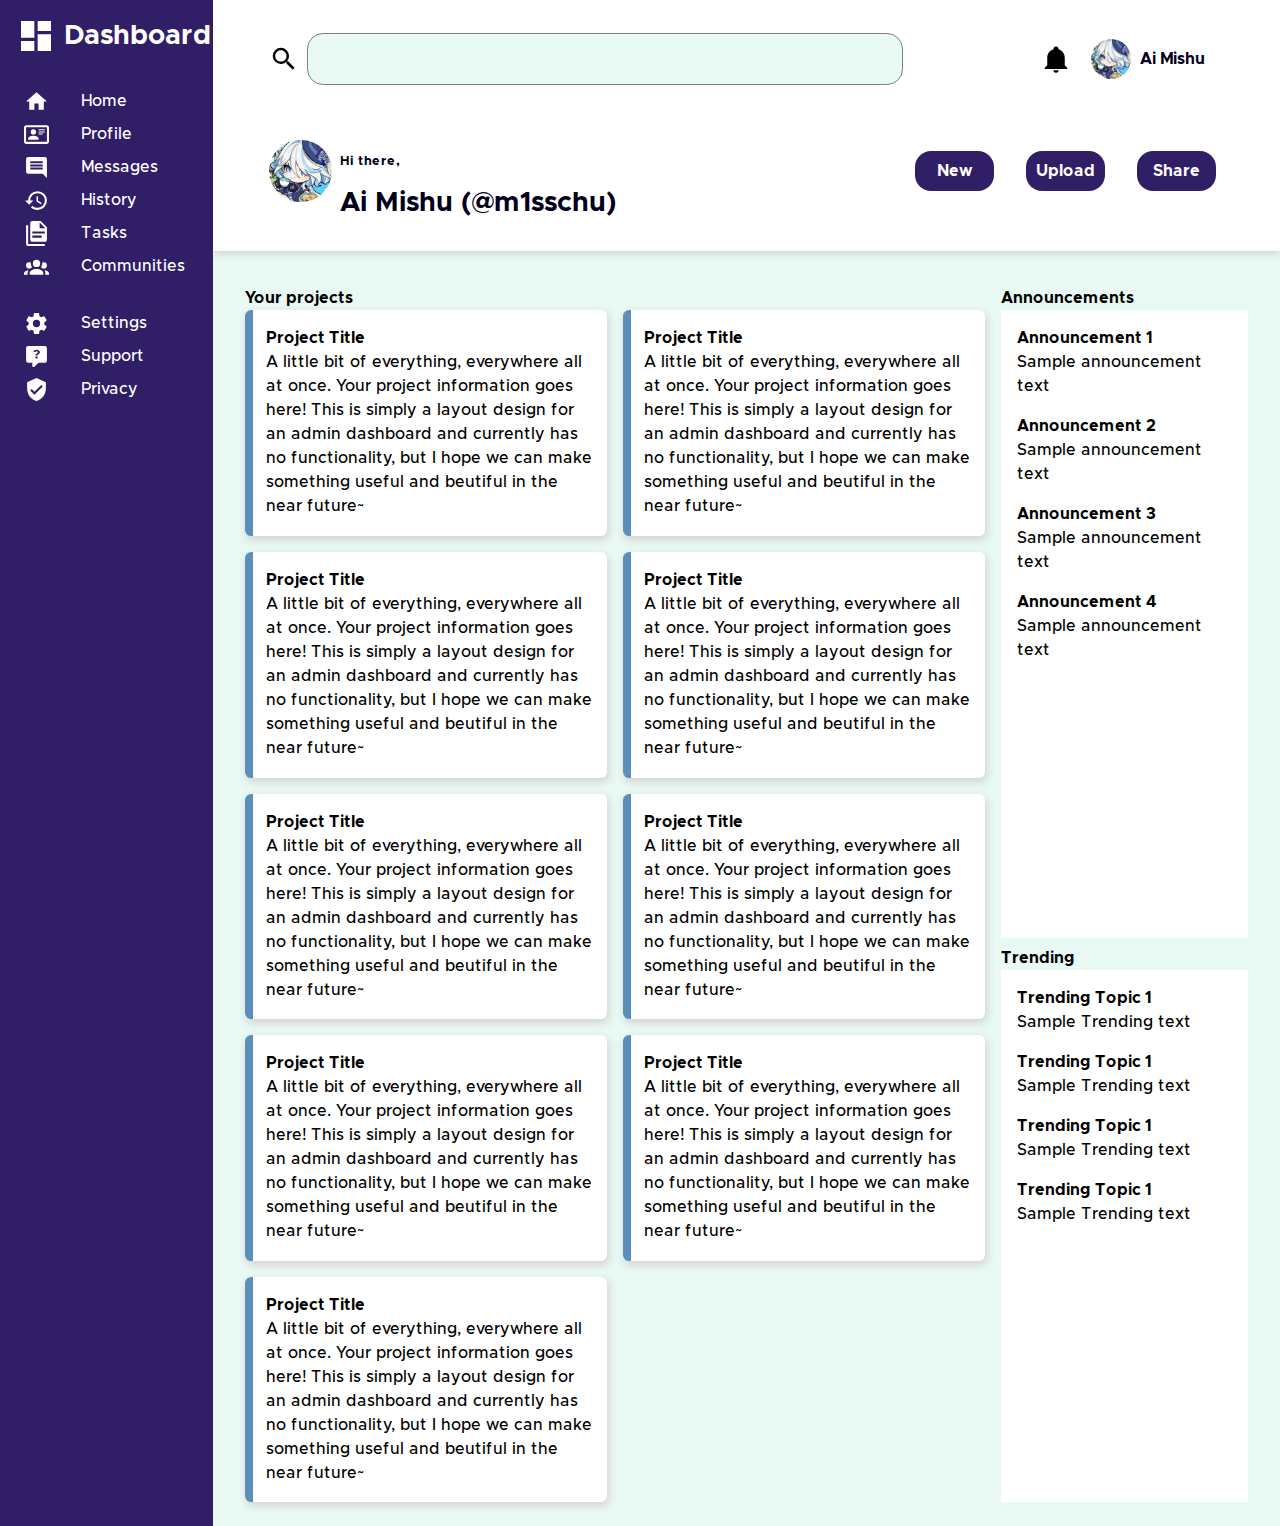
<file: index.html>
<!DOCTYPE html>
<html lang="en">
  <head>
    <meta charset="UTF-8" />
    <meta name="viewport" content="width=device-width, initial-scale=1.0" />
    <title>Admin Dashboard</title>
    <link rel="stylesheet" href="./styles.css" />
  </head>
  <body>
    <header>
      <div class="search-bar">
        <img src="./img/magnify.svg" alt="Search icon" class="icon" />
        <input type="text" />
      </div>
      <div class="account">
        <img src="./img/bell.svg" alt="Notifications icon" class="icon" />
        <img
          src="./img/furina-dp.jpg"
          alt="Your profile picture"
          class="dp-account"
        />
        <span>Ai Mishu</span>
      </div>
      <div class="greetings">
        <img
          src="./img/furina-dp.jpg"
          alt="Your profile picture"
          class="dp-greetings"
        />

        <div class="greeting-text">Hi there,</div>
        <div class="profile-name">Ai Mishu (@m1sschu)</div>
      </div>
      <div class="functions">
        <button>New</button>
        <button>Upload</button>
        <button>Share</button>
      </div>
    </header>
    <div class="sidebar">
      <div class="sidebar-header">
        <img src="./img/view-dashboard.svg" alt="Dashboard icon" class="logo" />
        <span>Dashboard</span>
      </div>
      <ul>
        <li>
          <a href=""
            ><img src="./img/home.svg" alt="Home icon" class="icon" /><span
              >Home</span
            ></a
          >
        </li>
        <li>
          <a href=""
            ><img
              src="./img/card-account-details-outline.svg"
              alt="Profile icon"
              class="icon"
            /><span>Profile</span></a
          >
        </li>
        <li>
          <a href=""
            ><img
              src="./img/message-reply-text.svg"
              alt="Message icon"
              class="icon"
            /><span>Messages</span></a
          >
        </li>
        <li>
          <a href=""
            ><img
              src="./img/history.svg"
              alt="History icon"
              class="icon"
            /><span>History</span></a
          >
        </li>
        <li>
          <a href=""
            ><img
              src="./img/file-document-multiple.svg"
              alt="Tasks icon"
              class="icon"
            /><span>Tasks</span></a
          >
        </li>
        <li>
          <a href=""
            ><img
              src="./img/account-group.svg"
              alt="Communities icon"
              class="icon"
            /><span>Communities</span></a
          >
        </li>
      </ul>
      <ul>
        <li>
          <a href=""
            ><img src="./img/cog.svg" alt="Settings icon" class="icon" /><span
              >Settings</span
            ></a
          >
        </li>
        <li>
          <a href=""
            ><img
              src="./img/comment-question.svg"
              alt="Support icon"
              class="icon"
            /><span>Support</span></a
          >
        </li>
        <li>
          <a href=""
            ><img
              src="./img/shield-check.svg"
              alt="Privacy icon"
              class="icon"
            /><span>Privacy</span></a
          >
        </li>
      </ul>
    </div>
    <main>
      <div class="projects-container">
        <div class="header-text">Your projects</div>
        <div class="projects-list">
          <div class="card">
            <div class="card-title">Project Title</div>
            <div class="proect-content">
              A little bit of everything, everywhere all at once. Your project
              information goes here! This is simply a layout design for an admin
              dashboard and currently has no functionality, but I hope we can
              make something useful and beutiful in the near future~
            </div>
          </div>
          <div class="card">
            <div class="card-title">Project Title</div>
            <div class="proect-content">
              A little bit of everything, everywhere all at once. Your project
              information goes here! This is simply a layout design for an admin
              dashboard and currently has no functionality, but I hope we can
              make something useful and beutiful in the near future~
            </div>
          </div>
          <div class="card">
            <div class="card-title">Project Title</div>
            <div class="proect-content">
              A little bit of everything, everywhere all at once. Your project
              information goes here! This is simply a layout design for an admin
              dashboard and currently has no functionality, but I hope we can
              make something useful and beutiful in the near future~
            </div>
          </div>
          <div class="card">
            <div class="card-title">Project Title</div>
            <div class="proect-content">
              A little bit of everything, everywhere all at once. Your project
              information goes here! This is simply a layout design for an admin
              dashboard and currently has no functionality, but I hope we can
              make something useful and beutiful in the near future~
            </div>
          </div>
          <div class="card">
            <div class="card-title">Project Title</div>
            <div class="proect-content">
              A little bit of everything, everywhere all at once. Your project
              information goes here! This is simply a layout design for an admin
              dashboard and currently has no functionality, but I hope we can
              make something useful and beutiful in the near future~
            </div>
          </div>
          <div class="card">
            <div class="card-title">Project Title</div>
            <div class="proect-content">
              A little bit of everything, everywhere all at once. Your project
              information goes here! This is simply a layout design for an admin
              dashboard and currently has no functionality, but I hope we can
              make something useful and beutiful in the near future~
            </div>
          </div>
          <div class="card">
            <div class="card-title">Project Title</div>
            <div class="proect-content">
              A little bit of everything, everywhere all at once. Your project
              information goes here! This is simply a layout design for an admin
              dashboard and currently has no functionality, but I hope we can
              make something useful and beutiful in the near future~
            </div>
          </div>
          <div class="card">
            <div class="card-title">Project Title</div>
            <div class="proect-content">
              A little bit of everything, everywhere all at once. Your project
              information goes here! This is simply a layout design for an admin
              dashboard and currently has no functionality, but I hope we can
              make something useful and beutiful in the near future~
            </div>
          </div>
          <div class="card">
            <div class="card-title">Project Title</div>
            <div class="proect-content">
              A little bit of everything, everywhere all at once. Your project
              information goes here! This is simply a layout design for an admin
              dashboard and currently has no functionality, but I hope we can
              make something useful and beutiful in the near future~
            </div>
          </div>
        </div>
      </div>
      <div class="announcements-container">
        <div class="header-text">Announcements</div>
        <div class="announcements-list">
          <div class="card-wrapper">
            <b>Announcement 1</b>
            <p>Sample announcement text</p>
          </div>
          <div class="card-wrapper">
            <b>Announcement 2</b>
            <p>Sample announcement text</p>
          </div>
          <div class="card-wrapper">
            <b>Announcement 3</b>
            <p>Sample announcement text</p>
          </div>
          <div class="card-wrapper">
            <b>Announcement 4</b>
            <p>Sample announcement text</p>
          </div>
        </div>
      </div>
      <div class="trending-container">
        <div class="header-text">Trending</div>
        <div class="trending-list">
          <div class="card-wrapper">
            <b>Trending Topic 1</b>
            <p>Sample Trending text</p>
          </div>
          <div class="card-wrapper">
            <b>Trending Topic 1</b>
            <p>Sample Trending text</p>
          </div>
          <div class="card-wrapper">
            <b>Trending Topic 1</b>
            <p>Sample Trending text</p>
          </div>
          <div class="card-wrapper">
            <b>Trending Topic 1</b>
            <p>Sample Trending text</p>
          </div>
        </div>
      </div>
    </main>
  </body>
</html>
</file>
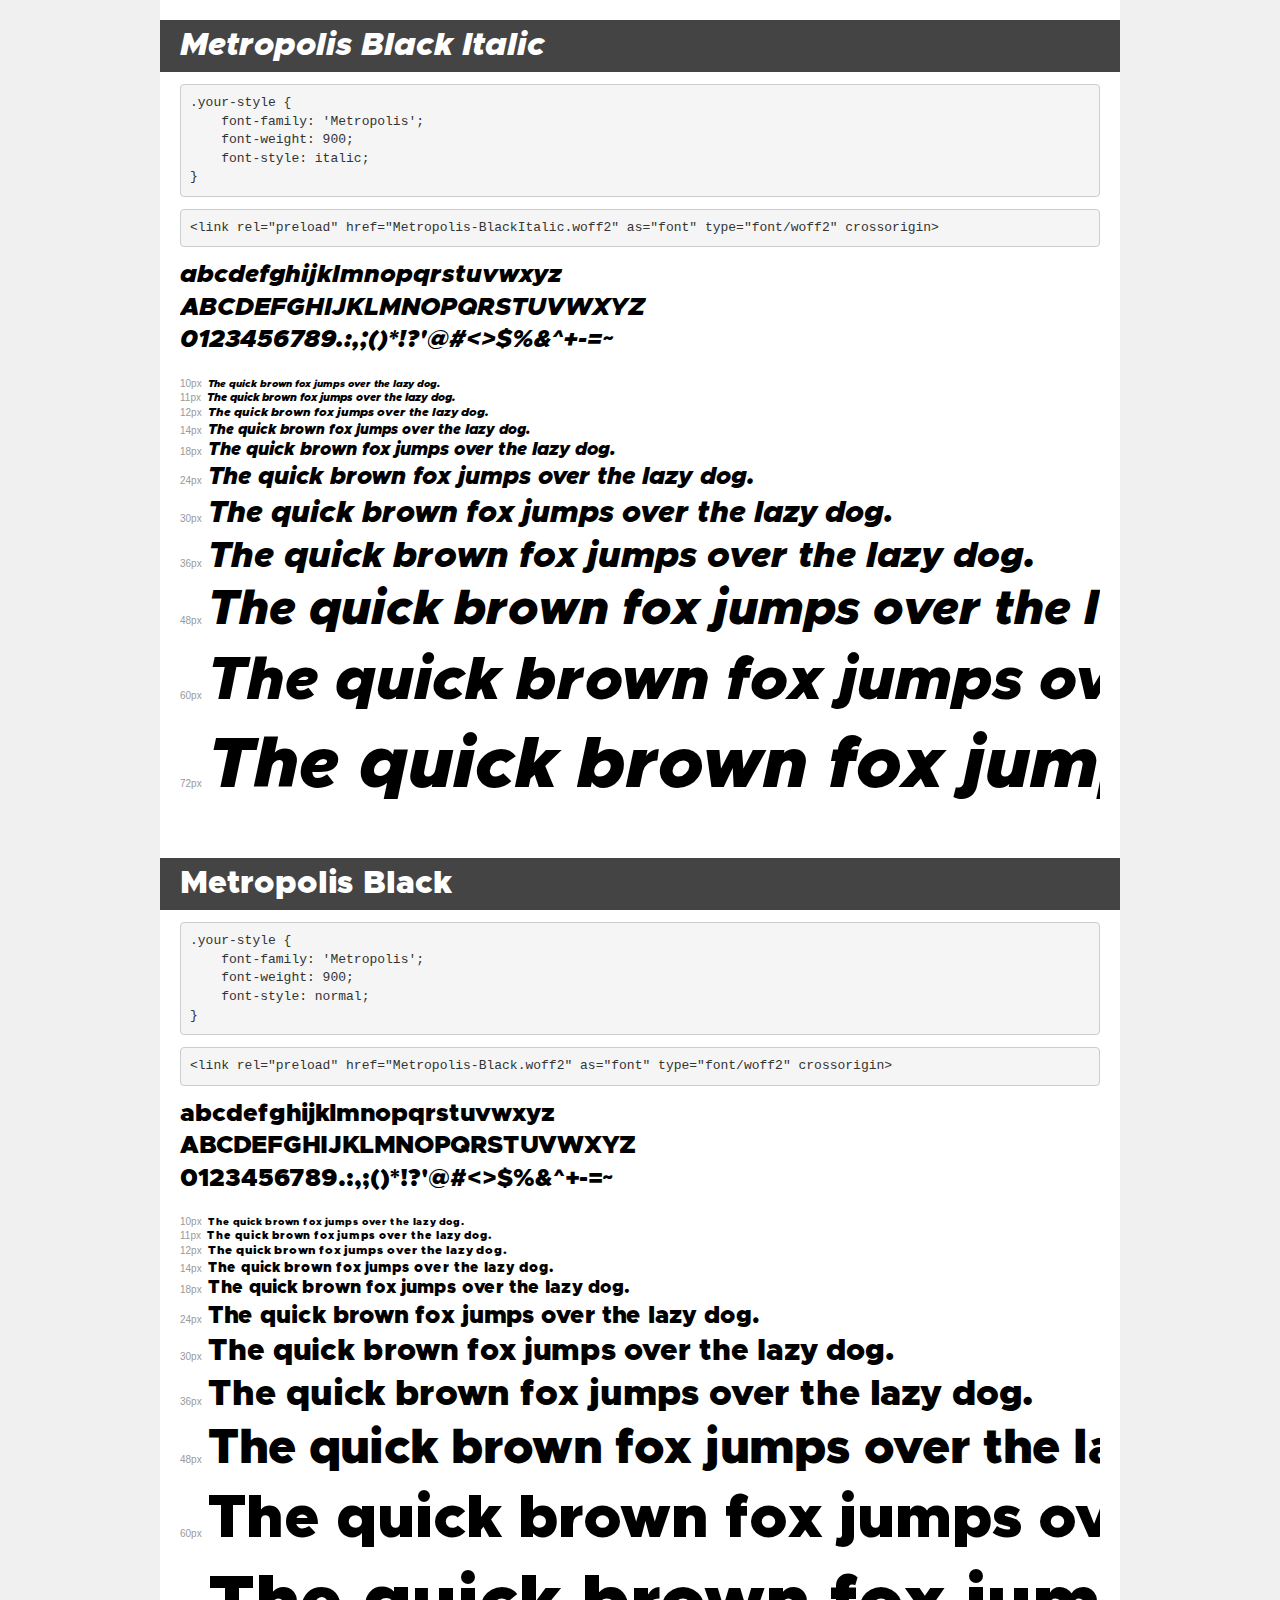
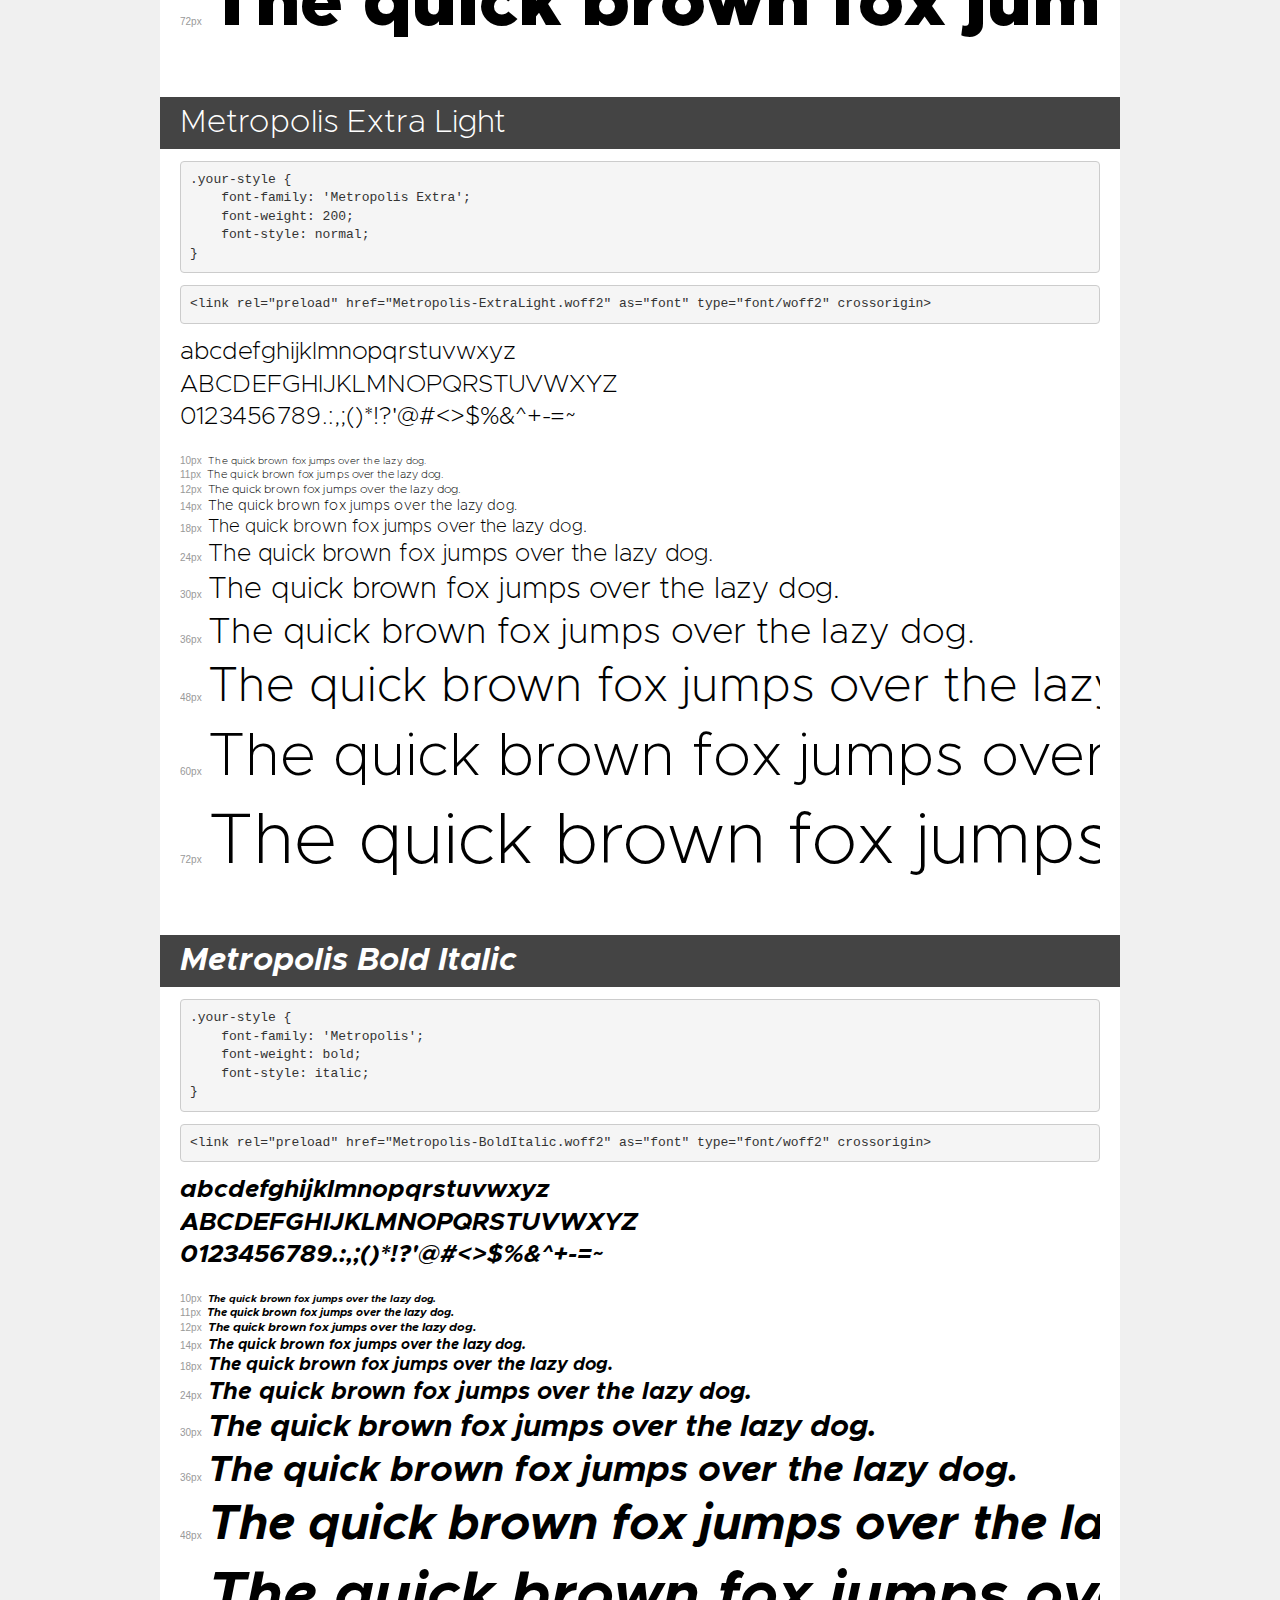
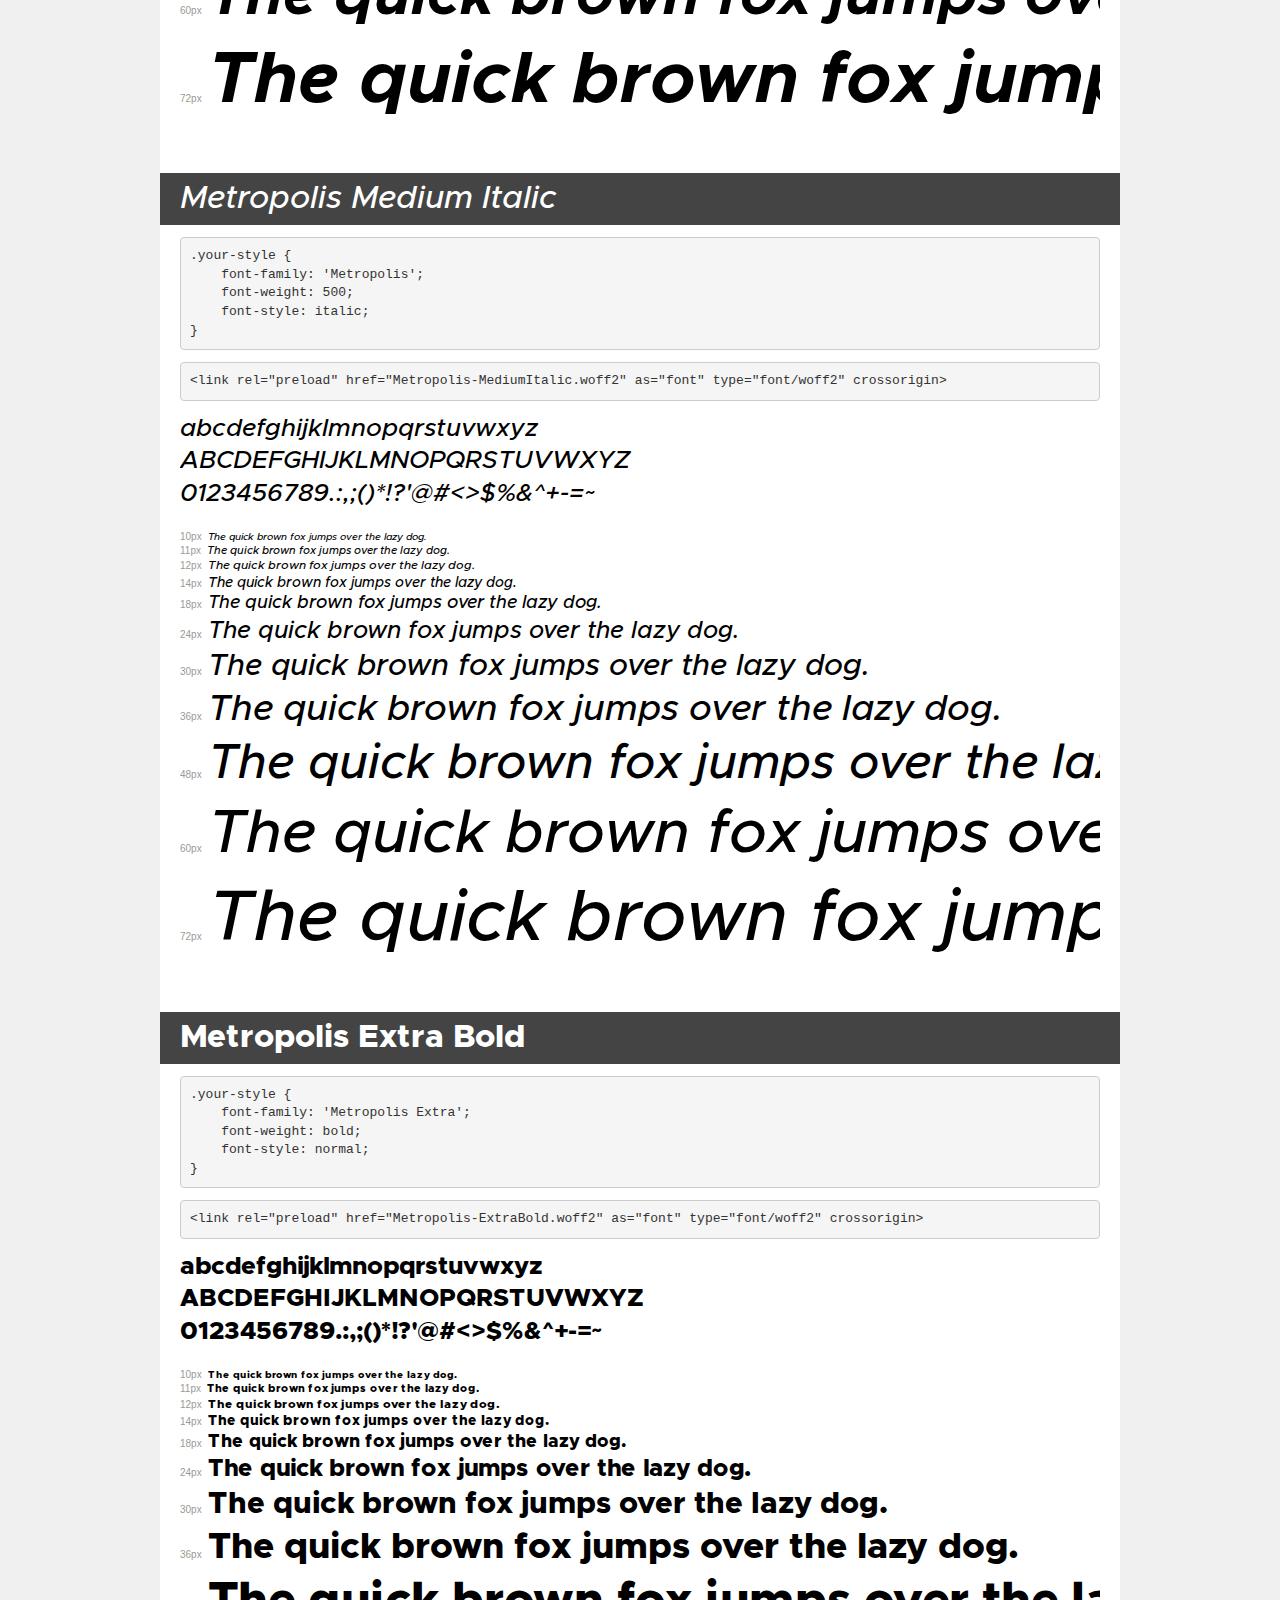
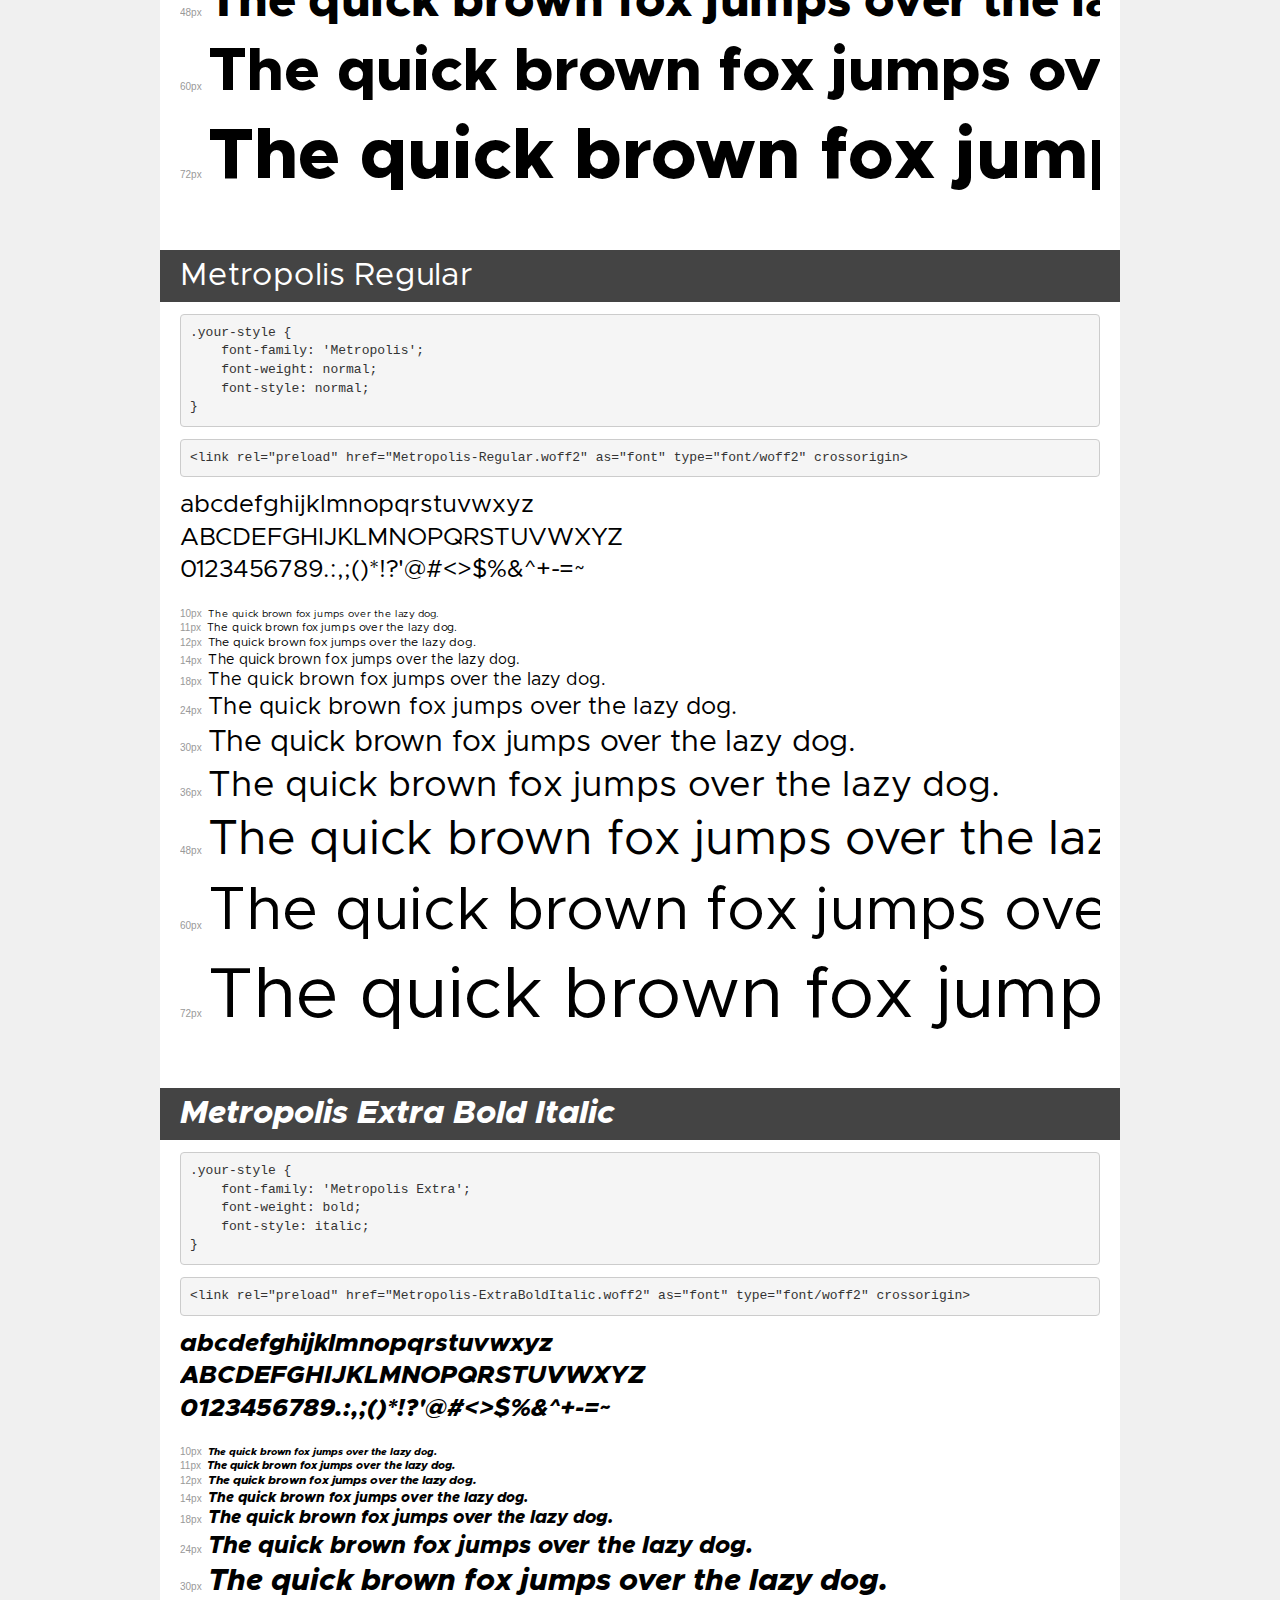
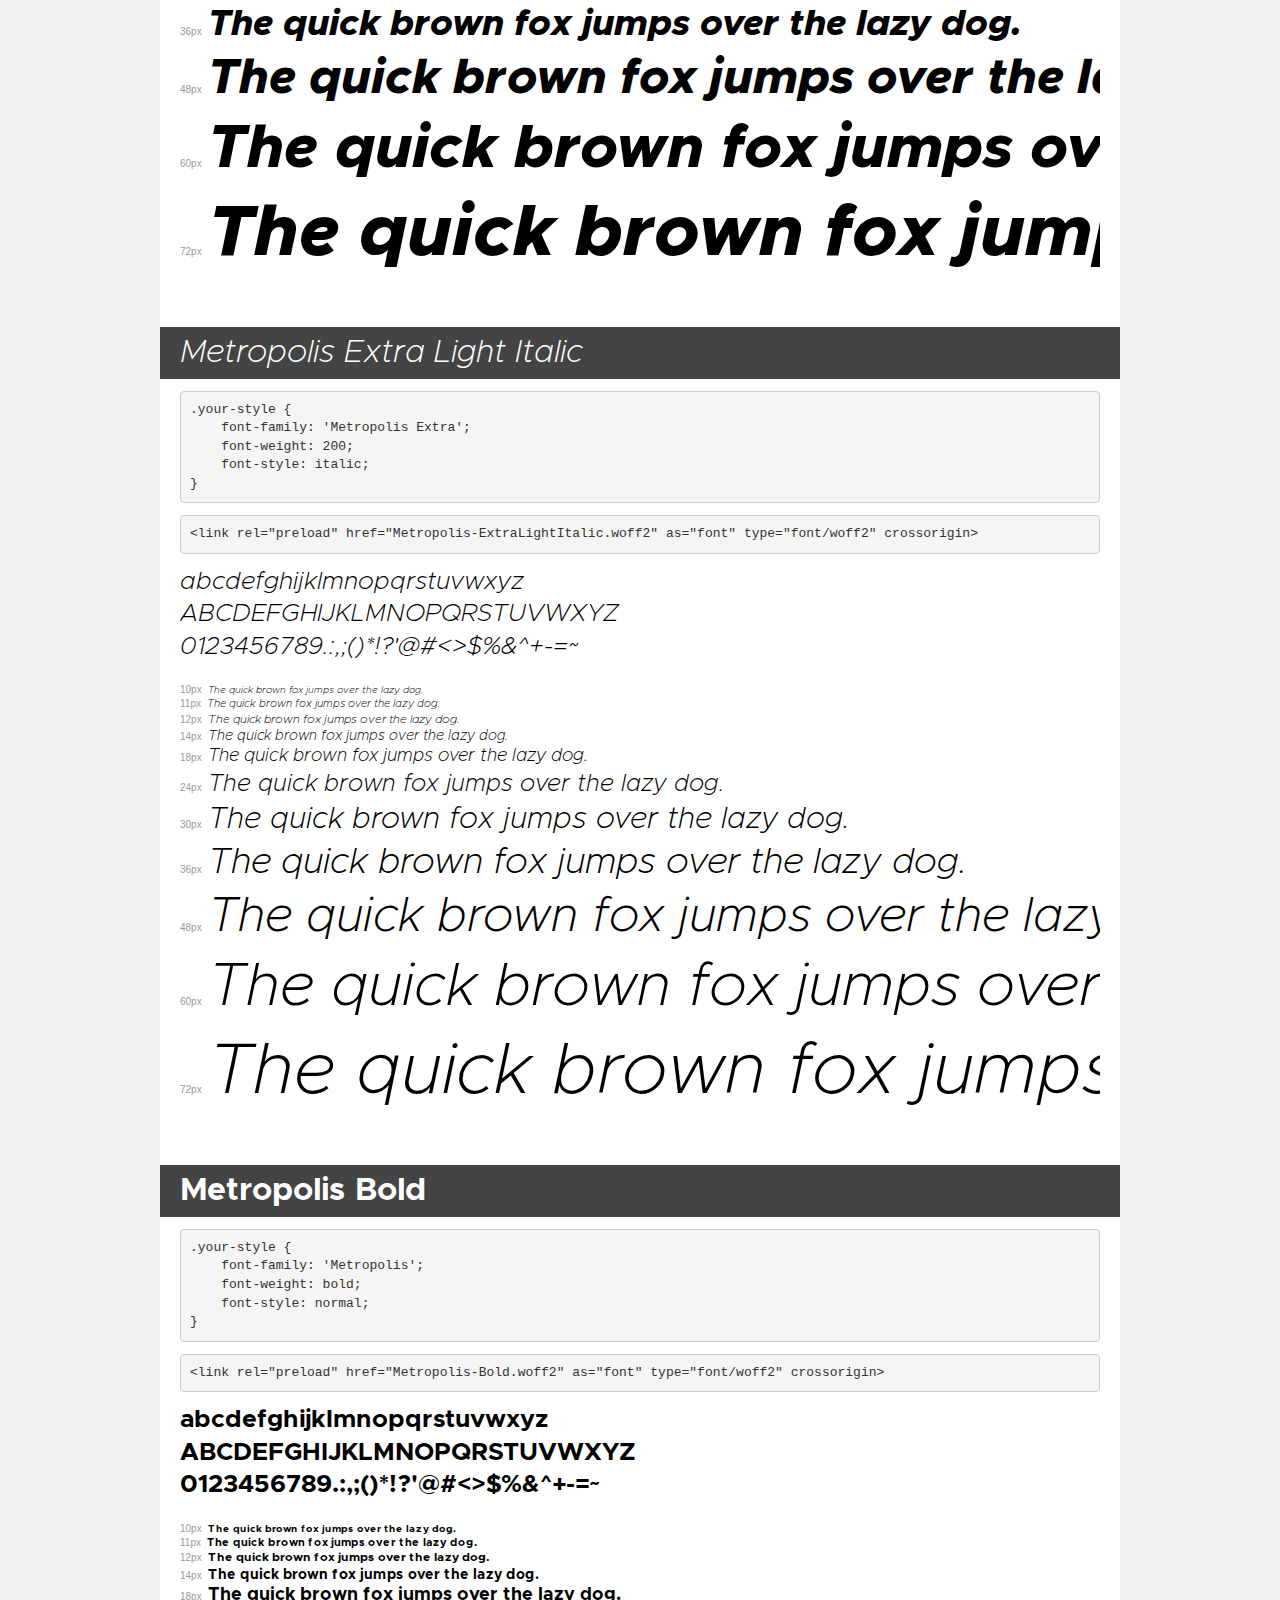
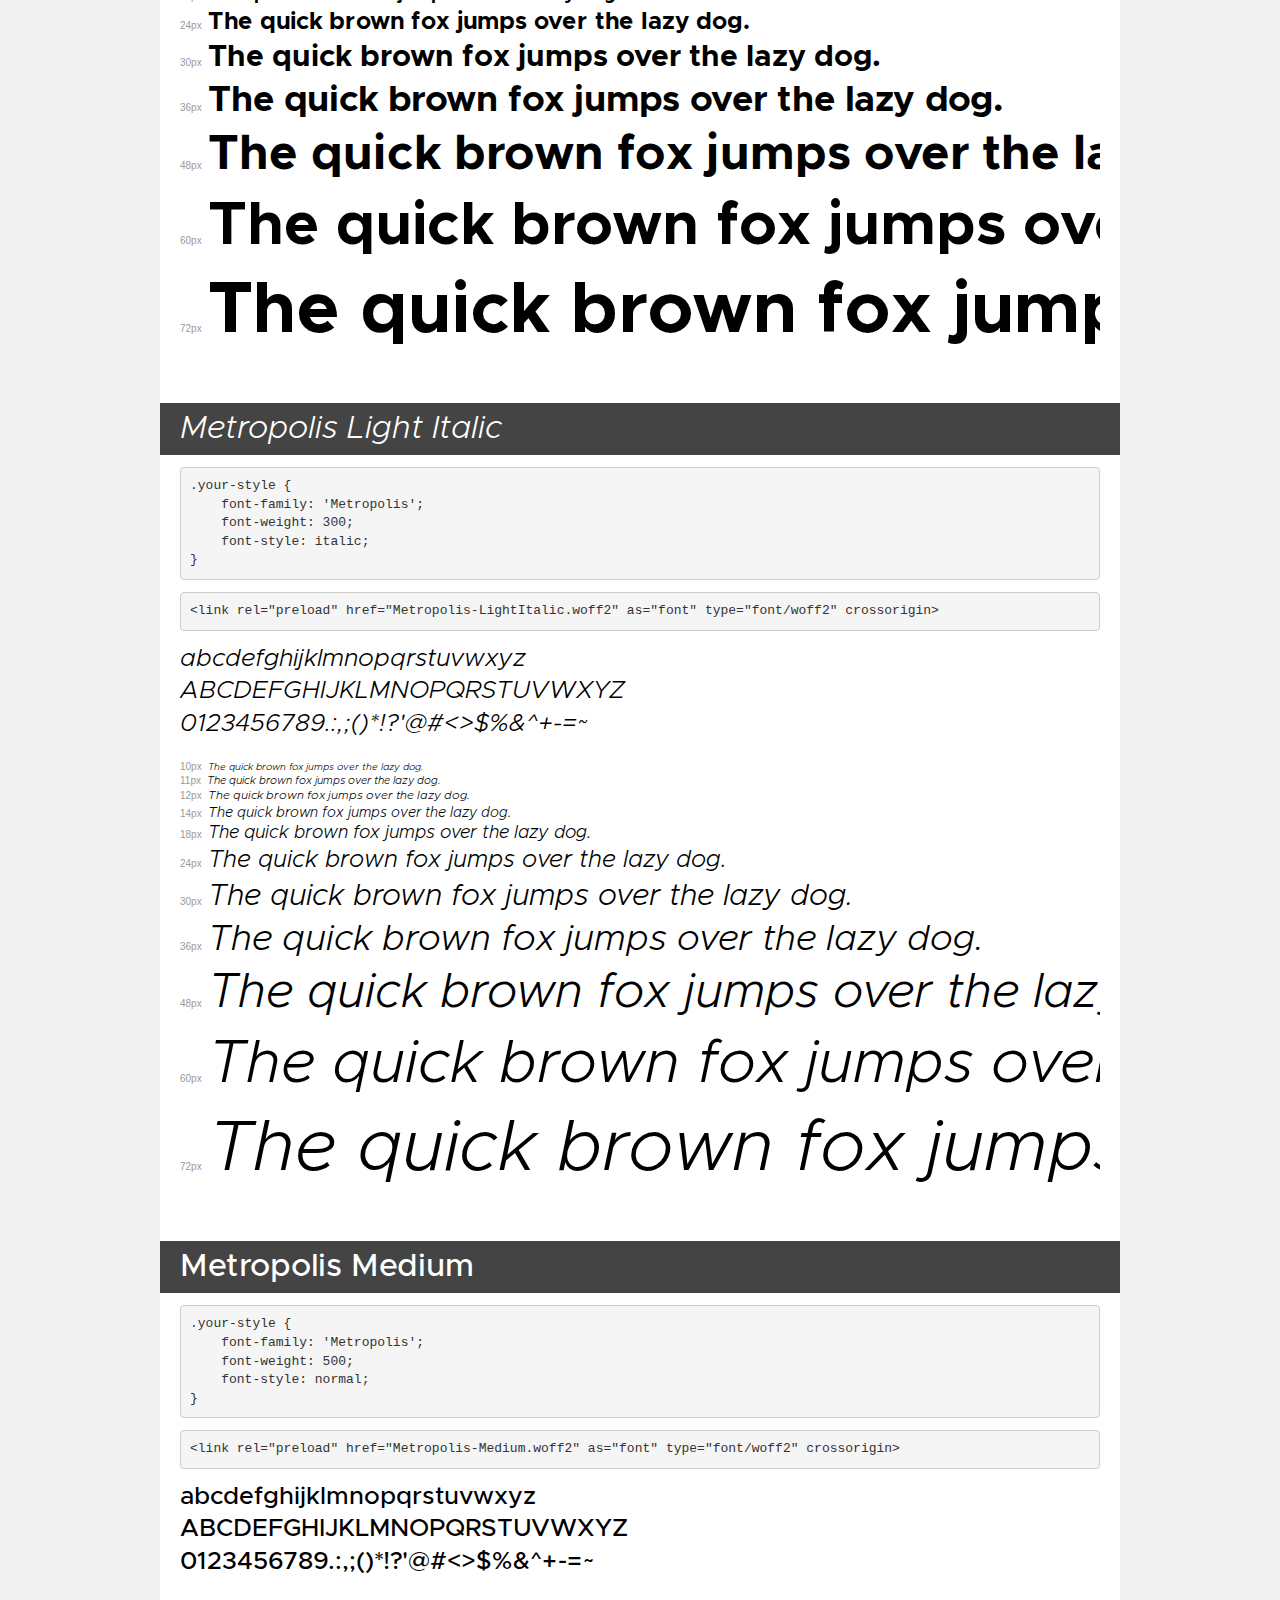
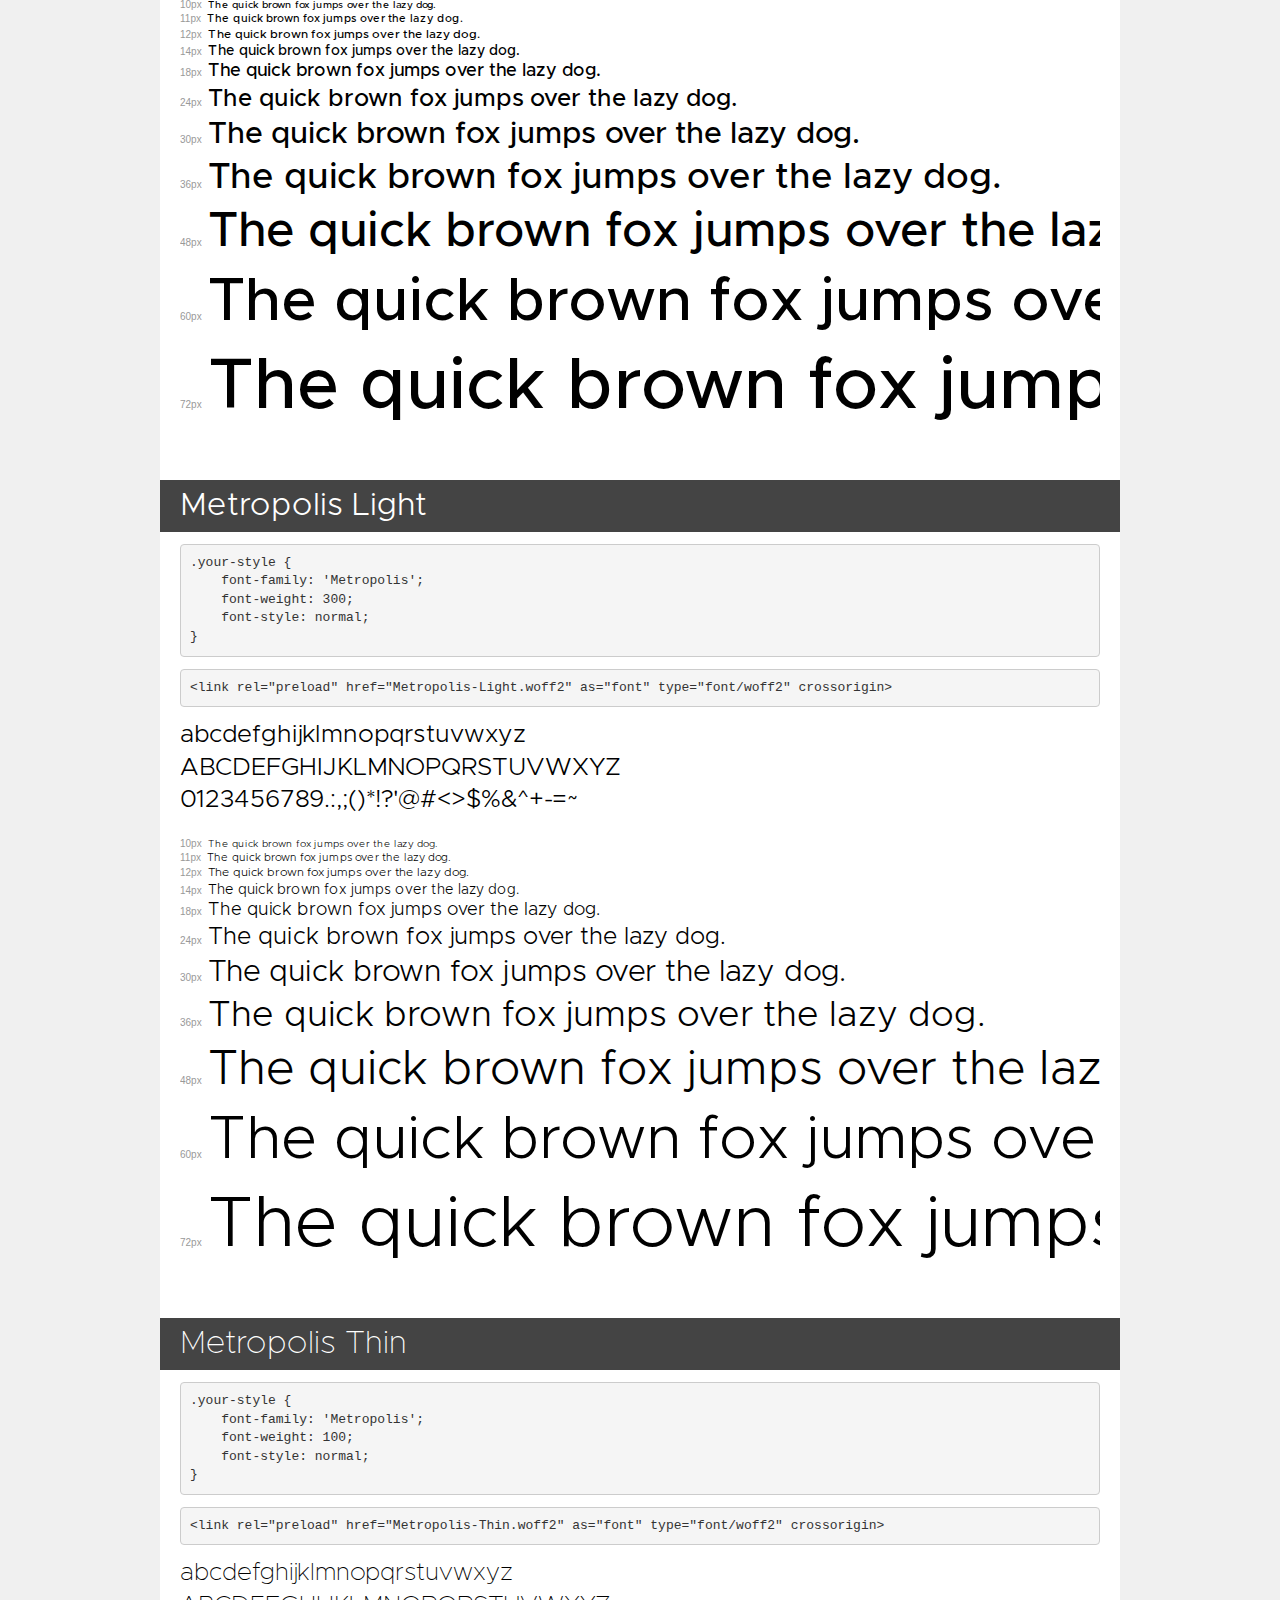
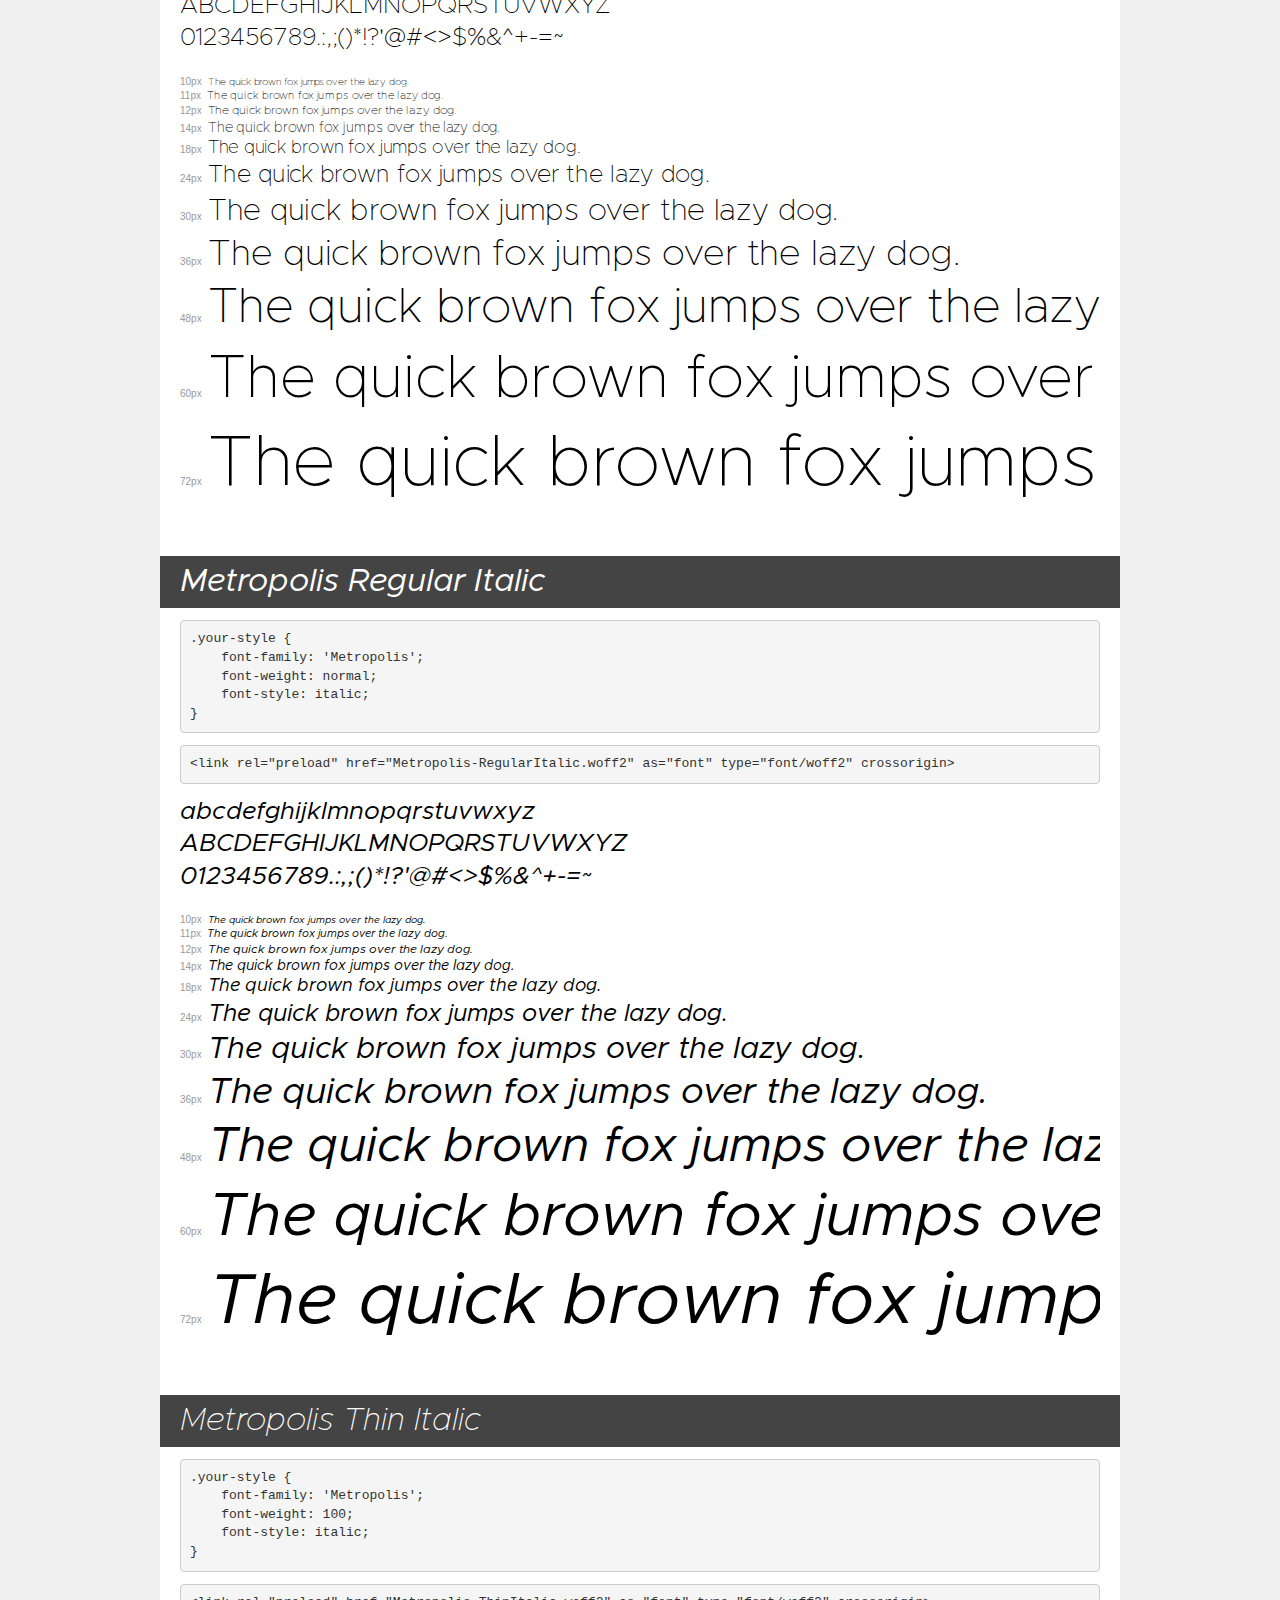
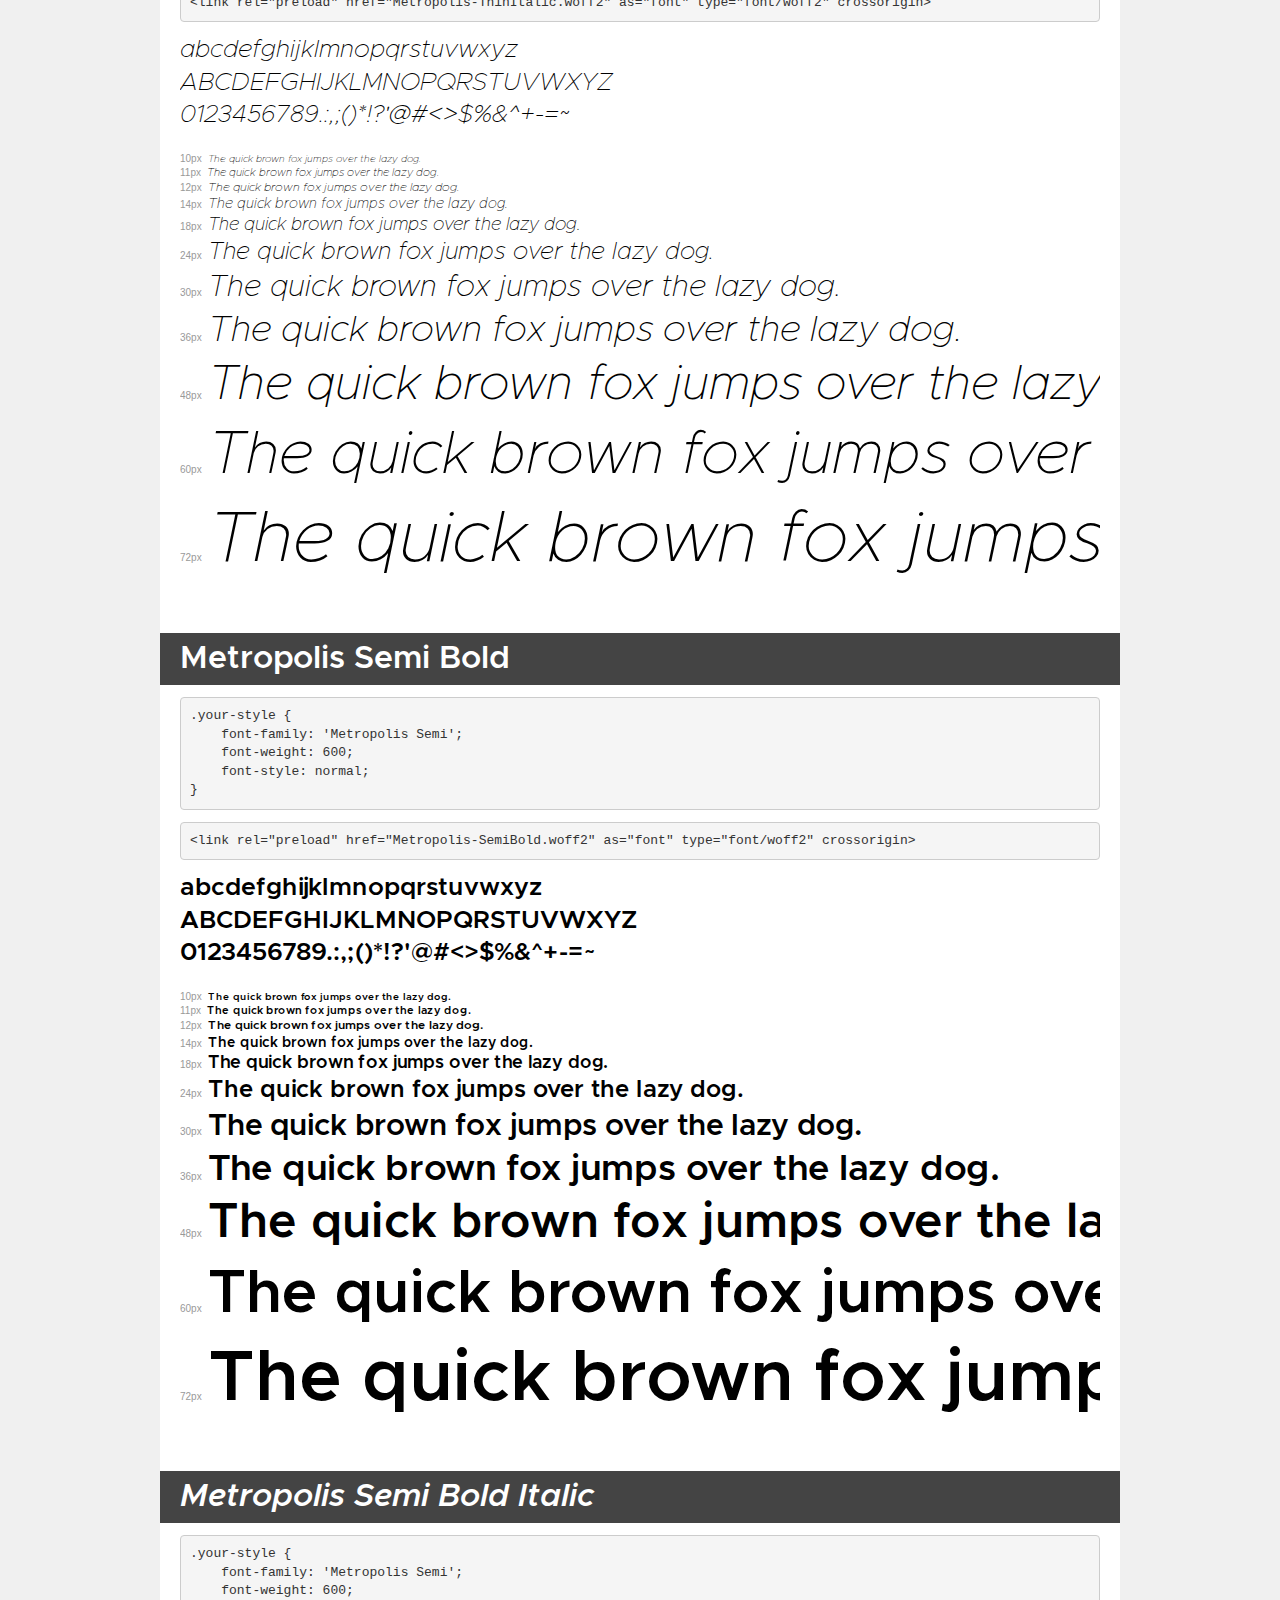
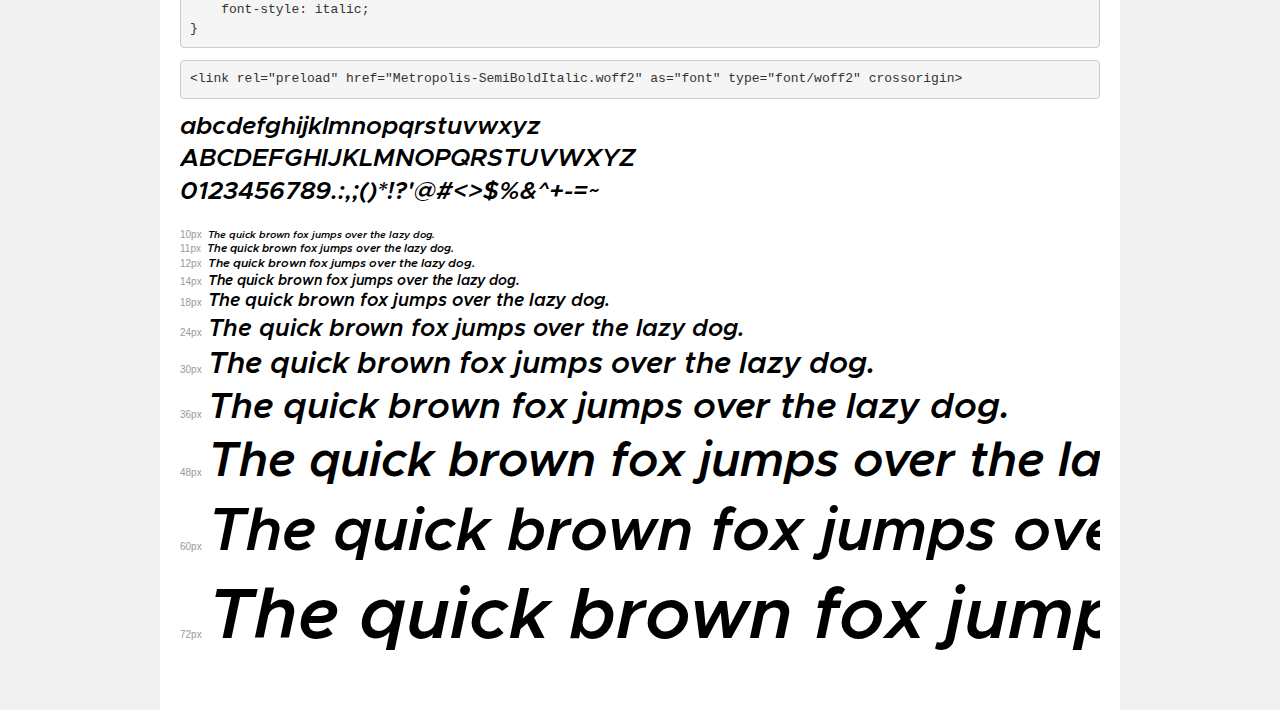
<file: fonts/metropolis/demo.html>
<!DOCTYPE html>
<html lang="en">
<head>
    <meta charset="utf-8">
    <meta http-equiv="X-UA-Compatible" content="IE=edge">
    <meta name="viewport" content="width=device-width, initial-scale=1">
    <meta name="robots" content="noindex, noarchive">
    <meta name="format-detection" content="telephone=no">
    <title>Transfonter demo</title>
    <link href="stylesheet.css" rel="stylesheet">
    <style>
        /*
        http://meyerweb.com/eric/tools/css/reset/
        v2.0 | 20110126
        License: none (public domain)
        */
        html, body, div, span, applet, object, iframe,
        h1, h2, h3, h4, h5, h6, p, blockquote, pre,
        a, abbr, acronym, address, big, cite, code,
        del, dfn, em, img, ins, kbd, q, s, samp,
        small, strike, strong, sub, sup, tt, var,
        b, u, i, center,
        dl, dt, dd, ol, ul, li,
        fieldset, form, label, legend,
        table, caption, tbody, tfoot, thead, tr, th, td,
        article, aside, canvas, details, embed,
        figure, figcaption, footer, header, hgroup,
        menu, nav, output, ruby, section, summary,
        time, mark, audio, video {
            margin: 0;
            padding: 0;
            border: 0;
            font-size: 100%;
            font: inherit;
            vertical-align: baseline;
        }
        /* HTML5 display-role reset for older browsers */
        article, aside, details, figcaption, figure,
        footer, header, hgroup, menu, nav, section {
            display: block;
        }
        body {
            line-height: 1;
        }
        ol, ul {
            list-style: none;
        }
        blockquote, q {
            quotes: none;
        }
        blockquote:before, blockquote:after,
        q:before, q:after {
            content: '';
            content: none;
        }
        table {
            border-collapse: collapse;
            border-spacing: 0;
        }
        /* demo styles */
        body {
            background: #f0f0f0;
            color: #000;
        }
        .page {
            background: #fff;
            width: 920px;
            margin: 0 auto;
            padding: 20px 20px 0 20px;
            overflow: hidden;
        }
        .font-container {
            overflow-x: auto;
            overflow-y: hidden;
            margin-bottom: 40px;
            line-height: 1.3;
            white-space: nowrap;
            padding-bottom: 5px;
        }
        h1 {
            position: relative;
            background: #444;
            font-size: 32px;
            color: #fff;
            padding: 10px 20px;
            margin: 0 -20px 12px -20px;
        }
        .letters {
            font-size: 25px;
            margin-bottom: 20px;
        }
        .s10:before {
            content: '10px';
        }
        .s11:before {
            content: '11px';
        }
        .s12:before {
            content: '12px';
        }
        .s14:before {
            content: '14px';
        }
        .s18:before {
            content: '18px';
        }
        .s24:before {
            content: '24px';
        }
        .s30:before {
            content: '30px';
        }
        .s36:before {
            content: '36px';
        }
        .s48:before {
            content: '48px';
        }
        .s60:before {
            content: '60px';
        }
        .s72:before {
            content: '72px';
        }
        .s10:before, .s11:before, .s12:before, .s14:before,
        .s18:before, .s24:before, .s30:before, .s36:before,
        .s48:before, .s60:before, .s72:before {
            font-family: Arial, sans-serif;
            font-size: 10px;
            font-weight: normal;
            font-style: normal;
            color: #999;
            padding-right: 6px;
        }
        pre {
            display: block;
            padding: 9px;
            margin: 0 0 12px;
            font-family: Monaco, Menlo, Consolas, "Courier New", monospace;
            font-size: 13px;
            line-height: 1.428571429;
            color: #333;
            font-weight: normal;
            font-style: normal;
            background-color: #f5f5f5;
            border: 1px solid #ccc;
            overflow-x: auto;
            border-radius: 4px;
        }
        /* responsive */
        @media (max-width: 959px) {
            .page {
                width: auto;
                margin: 0;
            }
        }
    </style>
</head>
<body>
<div class="page">
    <div class="demo">
        <h1 style="font-family: 'Metropolis'; font-weight: 900; font-style: italic;">Metropolis Black Italic</h1>
        <pre title="Usage">.your-style {
    font-family: 'Metropolis';
    font-weight: 900;
    font-style: italic;
}</pre>
        <pre title="Preload (optional)">
&lt;link rel=&quot;preload&quot; href=&quot;Metropolis-BlackItalic.woff2&quot; as=&quot;font&quot; type=&quot;font/woff2&quot; crossorigin&gt;</pre>
        <div class="font-container" style="font-family: 'Metropolis'; font-weight: 900; font-style: italic;">
            <p class="letters">
                abcdefghijklmnopqrstuvwxyz<br>
ABCDEFGHIJKLMNOPQRSTUVWXYZ<br>
                0123456789.:,;()*!?'@#&lt;&gt;$%&^+-=~
            </p>
            <p class="s10" style="font-size: 10px;">The quick brown fox jumps over the lazy dog.</p>
            <p class="s11" style="font-size: 11px;">The quick brown fox jumps over the lazy dog.</p>
            <p class="s12" style="font-size: 12px;">The quick brown fox jumps over the lazy dog.</p>
            <p class="s14" style="font-size: 14px;">The quick brown fox jumps over the lazy dog.</p>
            <p class="s18" style="font-size: 18px;">The quick brown fox jumps over the lazy dog.</p>
            <p class="s24" style="font-size: 24px;">The quick brown fox jumps over the lazy dog.</p>
            <p class="s30" style="font-size: 30px;">The quick brown fox jumps over the lazy dog.</p>
            <p class="s36" style="font-size: 36px;">The quick brown fox jumps over the lazy dog.</p>
            <p class="s48" style="font-size: 48px;">The quick brown fox jumps over the lazy dog.</p>
            <p class="s60" style="font-size: 60px;">The quick brown fox jumps over the lazy dog.</p>
            <p class="s72" style="font-size: 72px;">The quick brown fox jumps over the lazy dog.</p>
        </div>
    </div>

    <div class="demo">
        <h1 style="font-family: 'Metropolis'; font-weight: 900; font-style: normal;">Metropolis Black</h1>
        <pre title="Usage">.your-style {
    font-family: 'Metropolis';
    font-weight: 900;
    font-style: normal;
}</pre>
        <pre title="Preload (optional)">
&lt;link rel=&quot;preload&quot; href=&quot;Metropolis-Black.woff2&quot; as=&quot;font&quot; type=&quot;font/woff2&quot; crossorigin&gt;</pre>
        <div class="font-container" style="font-family: 'Metropolis'; font-weight: 900; font-style: normal;">
            <p class="letters">
                abcdefghijklmnopqrstuvwxyz<br>
ABCDEFGHIJKLMNOPQRSTUVWXYZ<br>
                0123456789.:,;()*!?'@#&lt;&gt;$%&^+-=~
            </p>
            <p class="s10" style="font-size: 10px;">The quick brown fox jumps over the lazy dog.</p>
            <p class="s11" style="font-size: 11px;">The quick brown fox jumps over the lazy dog.</p>
            <p class="s12" style="font-size: 12px;">The quick brown fox jumps over the lazy dog.</p>
            <p class="s14" style="font-size: 14px;">The quick brown fox jumps over the lazy dog.</p>
            <p class="s18" style="font-size: 18px;">The quick brown fox jumps over the lazy dog.</p>
            <p class="s24" style="font-size: 24px;">The quick brown fox jumps over the lazy dog.</p>
            <p class="s30" style="font-size: 30px;">The quick brown fox jumps over the lazy dog.</p>
            <p class="s36" style="font-size: 36px;">The quick brown fox jumps over the lazy dog.</p>
            <p class="s48" style="font-size: 48px;">The quick brown fox jumps over the lazy dog.</p>
            <p class="s60" style="font-size: 60px;">The quick brown fox jumps over the lazy dog.</p>
            <p class="s72" style="font-size: 72px;">The quick brown fox jumps over the lazy dog.</p>
        </div>
    </div>

    <div class="demo">
        <h1 style="font-family: 'Metropolis Extra'; font-weight: 200; font-style: normal;">Metropolis Extra Light</h1>
        <pre title="Usage">.your-style {
    font-family: 'Metropolis Extra';
    font-weight: 200;
    font-style: normal;
}</pre>
        <pre title="Preload (optional)">
&lt;link rel=&quot;preload&quot; href=&quot;Metropolis-ExtraLight.woff2&quot; as=&quot;font&quot; type=&quot;font/woff2&quot; crossorigin&gt;</pre>
        <div class="font-container" style="font-family: 'Metropolis Extra'; font-weight: 200; font-style: normal;">
            <p class="letters">
                abcdefghijklmnopqrstuvwxyz<br>
ABCDEFGHIJKLMNOPQRSTUVWXYZ<br>
                0123456789.:,;()*!?'@#&lt;&gt;$%&^+-=~
            </p>
            <p class="s10" style="font-size: 10px;">The quick brown fox jumps over the lazy dog.</p>
            <p class="s11" style="font-size: 11px;">The quick brown fox jumps over the lazy dog.</p>
            <p class="s12" style="font-size: 12px;">The quick brown fox jumps over the lazy dog.</p>
            <p class="s14" style="font-size: 14px;">The quick brown fox jumps over the lazy dog.</p>
            <p class="s18" style="font-size: 18px;">The quick brown fox jumps over the lazy dog.</p>
            <p class="s24" style="font-size: 24px;">The quick brown fox jumps over the lazy dog.</p>
            <p class="s30" style="font-size: 30px;">The quick brown fox jumps over the lazy dog.</p>
            <p class="s36" style="font-size: 36px;">The quick brown fox jumps over the lazy dog.</p>
            <p class="s48" style="font-size: 48px;">The quick brown fox jumps over the lazy dog.</p>
            <p class="s60" style="font-size: 60px;">The quick brown fox jumps over the lazy dog.</p>
            <p class="s72" style="font-size: 72px;">The quick brown fox jumps over the lazy dog.</p>
        </div>
    </div>

    <div class="demo">
        <h1 style="font-family: 'Metropolis'; font-weight: bold; font-style: italic;">Metropolis Bold Italic</h1>
        <pre title="Usage">.your-style {
    font-family: 'Metropolis';
    font-weight: bold;
    font-style: italic;
}</pre>
        <pre title="Preload (optional)">
&lt;link rel=&quot;preload&quot; href=&quot;Metropolis-BoldItalic.woff2&quot; as=&quot;font&quot; type=&quot;font/woff2&quot; crossorigin&gt;</pre>
        <div class="font-container" style="font-family: 'Metropolis'; font-weight: bold; font-style: italic;">
            <p class="letters">
                abcdefghijklmnopqrstuvwxyz<br>
ABCDEFGHIJKLMNOPQRSTUVWXYZ<br>
                0123456789.:,;()*!?'@#&lt;&gt;$%&^+-=~
            </p>
            <p class="s10" style="font-size: 10px;">The quick brown fox jumps over the lazy dog.</p>
            <p class="s11" style="font-size: 11px;">The quick brown fox jumps over the lazy dog.</p>
            <p class="s12" style="font-size: 12px;">The quick brown fox jumps over the lazy dog.</p>
            <p class="s14" style="font-size: 14px;">The quick brown fox jumps over the lazy dog.</p>
            <p class="s18" style="font-size: 18px;">The quick brown fox jumps over the lazy dog.</p>
            <p class="s24" style="font-size: 24px;">The quick brown fox jumps over the lazy dog.</p>
            <p class="s30" style="font-size: 30px;">The quick brown fox jumps over the lazy dog.</p>
            <p class="s36" style="font-size: 36px;">The quick brown fox jumps over the lazy dog.</p>
            <p class="s48" style="font-size: 48px;">The quick brown fox jumps over the lazy dog.</p>
            <p class="s60" style="font-size: 60px;">The quick brown fox jumps over the lazy dog.</p>
            <p class="s72" style="font-size: 72px;">The quick brown fox jumps over the lazy dog.</p>
        </div>
    </div>

    <div class="demo">
        <h1 style="font-family: 'Metropolis'; font-weight: 500; font-style: italic;">Metropolis Medium Italic</h1>
        <pre title="Usage">.your-style {
    font-family: 'Metropolis';
    font-weight: 500;
    font-style: italic;
}</pre>
        <pre title="Preload (optional)">
&lt;link rel=&quot;preload&quot; href=&quot;Metropolis-MediumItalic.woff2&quot; as=&quot;font&quot; type=&quot;font/woff2&quot; crossorigin&gt;</pre>
        <div class="font-container" style="font-family: 'Metropolis'; font-weight: 500; font-style: italic;">
            <p class="letters">
                abcdefghijklmnopqrstuvwxyz<br>
ABCDEFGHIJKLMNOPQRSTUVWXYZ<br>
                0123456789.:,;()*!?'@#&lt;&gt;$%&^+-=~
            </p>
            <p class="s10" style="font-size: 10px;">The quick brown fox jumps over the lazy dog.</p>
            <p class="s11" style="font-size: 11px;">The quick brown fox jumps over the lazy dog.</p>
            <p class="s12" style="font-size: 12px;">The quick brown fox jumps over the lazy dog.</p>
            <p class="s14" style="font-size: 14px;">The quick brown fox jumps over the lazy dog.</p>
            <p class="s18" style="font-size: 18px;">The quick brown fox jumps over the lazy dog.</p>
            <p class="s24" style="font-size: 24px;">The quick brown fox jumps over the lazy dog.</p>
            <p class="s30" style="font-size: 30px;">The quick brown fox jumps over the lazy dog.</p>
            <p class="s36" style="font-size: 36px;">The quick brown fox jumps over the lazy dog.</p>
            <p class="s48" style="font-size: 48px;">The quick brown fox jumps over the lazy dog.</p>
            <p class="s60" style="font-size: 60px;">The quick brown fox jumps over the lazy dog.</p>
            <p class="s72" style="font-size: 72px;">The quick brown fox jumps over the lazy dog.</p>
        </div>
    </div>

    <div class="demo">
        <h1 style="font-family: 'Metropolis Extra'; font-weight: bold; font-style: normal;">Metropolis Extra Bold</h1>
        <pre title="Usage">.your-style {
    font-family: 'Metropolis Extra';
    font-weight: bold;
    font-style: normal;
}</pre>
        <pre title="Preload (optional)">
&lt;link rel=&quot;preload&quot; href=&quot;Metropolis-ExtraBold.woff2&quot; as=&quot;font&quot; type=&quot;font/woff2&quot; crossorigin&gt;</pre>
        <div class="font-container" style="font-family: 'Metropolis Extra'; font-weight: bold; font-style: normal;">
            <p class="letters">
                abcdefghijklmnopqrstuvwxyz<br>
ABCDEFGHIJKLMNOPQRSTUVWXYZ<br>
                0123456789.:,;()*!?'@#&lt;&gt;$%&^+-=~
            </p>
            <p class="s10" style="font-size: 10px;">The quick brown fox jumps over the lazy dog.</p>
            <p class="s11" style="font-size: 11px;">The quick brown fox jumps over the lazy dog.</p>
            <p class="s12" style="font-size: 12px;">The quick brown fox jumps over the lazy dog.</p>
            <p class="s14" style="font-size: 14px;">The quick brown fox jumps over the lazy dog.</p>
            <p class="s18" style="font-size: 18px;">The quick brown fox jumps over the lazy dog.</p>
            <p class="s24" style="font-size: 24px;">The quick brown fox jumps over the lazy dog.</p>
            <p class="s30" style="font-size: 30px;">The quick brown fox jumps over the lazy dog.</p>
            <p class="s36" style="font-size: 36px;">The quick brown fox jumps over the lazy dog.</p>
            <p class="s48" style="font-size: 48px;">The quick brown fox jumps over the lazy dog.</p>
            <p class="s60" style="font-size: 60px;">The quick brown fox jumps over the lazy dog.</p>
            <p class="s72" style="font-size: 72px;">The quick brown fox jumps over the lazy dog.</p>
        </div>
    </div>

    <div class="demo">
        <h1 style="font-family: 'Metropolis'; font-weight: normal; font-style: normal;">Metropolis Regular</h1>
        <pre title="Usage">.your-style {
    font-family: 'Metropolis';
    font-weight: normal;
    font-style: normal;
}</pre>
        <pre title="Preload (optional)">
&lt;link rel=&quot;preload&quot; href=&quot;Metropolis-Regular.woff2&quot; as=&quot;font&quot; type=&quot;font/woff2&quot; crossorigin&gt;</pre>
        <div class="font-container" style="font-family: 'Metropolis'; font-weight: normal; font-style: normal;">
            <p class="letters">
                abcdefghijklmnopqrstuvwxyz<br>
ABCDEFGHIJKLMNOPQRSTUVWXYZ<br>
                0123456789.:,;()*!?'@#&lt;&gt;$%&^+-=~
            </p>
            <p class="s10" style="font-size: 10px;">The quick brown fox jumps over the lazy dog.</p>
            <p class="s11" style="font-size: 11px;">The quick brown fox jumps over the lazy dog.</p>
            <p class="s12" style="font-size: 12px;">The quick brown fox jumps over the lazy dog.</p>
            <p class="s14" style="font-size: 14px;">The quick brown fox jumps over the lazy dog.</p>
            <p class="s18" style="font-size: 18px;">The quick brown fox jumps over the lazy dog.</p>
            <p class="s24" style="font-size: 24px;">The quick brown fox jumps over the lazy dog.</p>
            <p class="s30" style="font-size: 30px;">The quick brown fox jumps over the lazy dog.</p>
            <p class="s36" style="font-size: 36px;">The quick brown fox jumps over the lazy dog.</p>
            <p class="s48" style="font-size: 48px;">The quick brown fox jumps over the lazy dog.</p>
            <p class="s60" style="font-size: 60px;">The quick brown fox jumps over the lazy dog.</p>
            <p class="s72" style="font-size: 72px;">The quick brown fox jumps over the lazy dog.</p>
        </div>
    </div>

    <div class="demo">
        <h1 style="font-family: 'Metropolis Extra'; font-weight: bold; font-style: italic;">Metropolis Extra Bold Italic</h1>
        <pre title="Usage">.your-style {
    font-family: 'Metropolis Extra';
    font-weight: bold;
    font-style: italic;
}</pre>
        <pre title="Preload (optional)">
&lt;link rel=&quot;preload&quot; href=&quot;Metropolis-ExtraBoldItalic.woff2&quot; as=&quot;font&quot; type=&quot;font/woff2&quot; crossorigin&gt;</pre>
        <div class="font-container" style="font-family: 'Metropolis Extra'; font-weight: bold; font-style: italic;">
            <p class="letters">
                abcdefghijklmnopqrstuvwxyz<br>
ABCDEFGHIJKLMNOPQRSTUVWXYZ<br>
                0123456789.:,;()*!?'@#&lt;&gt;$%&^+-=~
            </p>
            <p class="s10" style="font-size: 10px;">The quick brown fox jumps over the lazy dog.</p>
            <p class="s11" style="font-size: 11px;">The quick brown fox jumps over the lazy dog.</p>
            <p class="s12" style="font-size: 12px;">The quick brown fox jumps over the lazy dog.</p>
            <p class="s14" style="font-size: 14px;">The quick brown fox jumps over the lazy dog.</p>
            <p class="s18" style="font-size: 18px;">The quick brown fox jumps over the lazy dog.</p>
            <p class="s24" style="font-size: 24px;">The quick brown fox jumps over the lazy dog.</p>
            <p class="s30" style="font-size: 30px;">The quick brown fox jumps over the lazy dog.</p>
            <p class="s36" style="font-size: 36px;">The quick brown fox jumps over the lazy dog.</p>
            <p class="s48" style="font-size: 48px;">The quick brown fox jumps over the lazy dog.</p>
            <p class="s60" style="font-size: 60px;">The quick brown fox jumps over the lazy dog.</p>
            <p class="s72" style="font-size: 72px;">The quick brown fox jumps over the lazy dog.</p>
        </div>
    </div>

    <div class="demo">
        <h1 style="font-family: 'Metropolis Extra'; font-weight: 200; font-style: italic;">Metropolis Extra Light Italic</h1>
        <pre title="Usage">.your-style {
    font-family: 'Metropolis Extra';
    font-weight: 200;
    font-style: italic;
}</pre>
        <pre title="Preload (optional)">
&lt;link rel=&quot;preload&quot; href=&quot;Metropolis-ExtraLightItalic.woff2&quot; as=&quot;font&quot; type=&quot;font/woff2&quot; crossorigin&gt;</pre>
        <div class="font-container" style="font-family: 'Metropolis Extra'; font-weight: 200; font-style: italic;">
            <p class="letters">
                abcdefghijklmnopqrstuvwxyz<br>
ABCDEFGHIJKLMNOPQRSTUVWXYZ<br>
                0123456789.:,;()*!?'@#&lt;&gt;$%&^+-=~
            </p>
            <p class="s10" style="font-size: 10px;">The quick brown fox jumps over the lazy dog.</p>
            <p class="s11" style="font-size: 11px;">The quick brown fox jumps over the lazy dog.</p>
            <p class="s12" style="font-size: 12px;">The quick brown fox jumps over the lazy dog.</p>
            <p class="s14" style="font-size: 14px;">The quick brown fox jumps over the lazy dog.</p>
            <p class="s18" style="font-size: 18px;">The quick brown fox jumps over the lazy dog.</p>
            <p class="s24" style="font-size: 24px;">The quick brown fox jumps over the lazy dog.</p>
            <p class="s30" style="font-size: 30px;">The quick brown fox jumps over the lazy dog.</p>
            <p class="s36" style="font-size: 36px;">The quick brown fox jumps over the lazy dog.</p>
            <p class="s48" style="font-size: 48px;">The quick brown fox jumps over the lazy dog.</p>
            <p class="s60" style="font-size: 60px;">The quick brown fox jumps over the lazy dog.</p>
            <p class="s72" style="font-size: 72px;">The quick brown fox jumps over the lazy dog.</p>
        </div>
    </div>

    <div class="demo">
        <h1 style="font-family: 'Metropolis'; font-weight: bold; font-style: normal;">Metropolis Bold</h1>
        <pre title="Usage">.your-style {
    font-family: 'Metropolis';
    font-weight: bold;
    font-style: normal;
}</pre>
        <pre title="Preload (optional)">
&lt;link rel=&quot;preload&quot; href=&quot;Metropolis-Bold.woff2&quot; as=&quot;font&quot; type=&quot;font/woff2&quot; crossorigin&gt;</pre>
        <div class="font-container" style="font-family: 'Metropolis'; font-weight: bold; font-style: normal;">
            <p class="letters">
                abcdefghijklmnopqrstuvwxyz<br>
ABCDEFGHIJKLMNOPQRSTUVWXYZ<br>
                0123456789.:,;()*!?'@#&lt;&gt;$%&^+-=~
            </p>
            <p class="s10" style="font-size: 10px;">The quick brown fox jumps over the lazy dog.</p>
            <p class="s11" style="font-size: 11px;">The quick brown fox jumps over the lazy dog.</p>
            <p class="s12" style="font-size: 12px;">The quick brown fox jumps over the lazy dog.</p>
            <p class="s14" style="font-size: 14px;">The quick brown fox jumps over the lazy dog.</p>
            <p class="s18" style="font-size: 18px;">The quick brown fox jumps over the lazy dog.</p>
            <p class="s24" style="font-size: 24px;">The quick brown fox jumps over the lazy dog.</p>
            <p class="s30" style="font-size: 30px;">The quick brown fox jumps over the lazy dog.</p>
            <p class="s36" style="font-size: 36px;">The quick brown fox jumps over the lazy dog.</p>
            <p class="s48" style="font-size: 48px;">The quick brown fox jumps over the lazy dog.</p>
            <p class="s60" style="font-size: 60px;">The quick brown fox jumps over the lazy dog.</p>
            <p class="s72" style="font-size: 72px;">The quick brown fox jumps over the lazy dog.</p>
        </div>
    </div>

    <div class="demo">
        <h1 style="font-family: 'Metropolis'; font-weight: 300; font-style: italic;">Metropolis Light Italic</h1>
        <pre title="Usage">.your-style {
    font-family: 'Metropolis';
    font-weight: 300;
    font-style: italic;
}</pre>
        <pre title="Preload (optional)">
&lt;link rel=&quot;preload&quot; href=&quot;Metropolis-LightItalic.woff2&quot; as=&quot;font&quot; type=&quot;font/woff2&quot; crossorigin&gt;</pre>
        <div class="font-container" style="font-family: 'Metropolis'; font-weight: 300; font-style: italic;">
            <p class="letters">
                abcdefghijklmnopqrstuvwxyz<br>
ABCDEFGHIJKLMNOPQRSTUVWXYZ<br>
                0123456789.:,;()*!?'@#&lt;&gt;$%&^+-=~
            </p>
            <p class="s10" style="font-size: 10px;">The quick brown fox jumps over the lazy dog.</p>
            <p class="s11" style="font-size: 11px;">The quick brown fox jumps over the lazy dog.</p>
            <p class="s12" style="font-size: 12px;">The quick brown fox jumps over the lazy dog.</p>
            <p class="s14" style="font-size: 14px;">The quick brown fox jumps over the lazy dog.</p>
            <p class="s18" style="font-size: 18px;">The quick brown fox jumps over the lazy dog.</p>
            <p class="s24" style="font-size: 24px;">The quick brown fox jumps over the lazy dog.</p>
            <p class="s30" style="font-size: 30px;">The quick brown fox jumps over the lazy dog.</p>
            <p class="s36" style="font-size: 36px;">The quick brown fox jumps over the lazy dog.</p>
            <p class="s48" style="font-size: 48px;">The quick brown fox jumps over the lazy dog.</p>
            <p class="s60" style="font-size: 60px;">The quick brown fox jumps over the lazy dog.</p>
            <p class="s72" style="font-size: 72px;">The quick brown fox jumps over the lazy dog.</p>
        </div>
    </div>

    <div class="demo">
        <h1 style="font-family: 'Metropolis'; font-weight: 500; font-style: normal;">Metropolis Medium</h1>
        <pre title="Usage">.your-style {
    font-family: 'Metropolis';
    font-weight: 500;
    font-style: normal;
}</pre>
        <pre title="Preload (optional)">
&lt;link rel=&quot;preload&quot; href=&quot;Metropolis-Medium.woff2&quot; as=&quot;font&quot; type=&quot;font/woff2&quot; crossorigin&gt;</pre>
        <div class="font-container" style="font-family: 'Metropolis'; font-weight: 500; font-style: normal;">
            <p class="letters">
                abcdefghijklmnopqrstuvwxyz<br>
ABCDEFGHIJKLMNOPQRSTUVWXYZ<br>
                0123456789.:,;()*!?'@#&lt;&gt;$%&^+-=~
            </p>
            <p class="s10" style="font-size: 10px;">The quick brown fox jumps over the lazy dog.</p>
            <p class="s11" style="font-size: 11px;">The quick brown fox jumps over the lazy dog.</p>
            <p class="s12" style="font-size: 12px;">The quick brown fox jumps over the lazy dog.</p>
            <p class="s14" style="font-size: 14px;">The quick brown fox jumps over the lazy dog.</p>
            <p class="s18" style="font-size: 18px;">The quick brown fox jumps over the lazy dog.</p>
            <p class="s24" style="font-size: 24px;">The quick brown fox jumps over the lazy dog.</p>
            <p class="s30" style="font-size: 30px;">The quick brown fox jumps over the lazy dog.</p>
            <p class="s36" style="font-size: 36px;">The quick brown fox jumps over the lazy dog.</p>
            <p class="s48" style="font-size: 48px;">The quick brown fox jumps over the lazy dog.</p>
            <p class="s60" style="font-size: 60px;">The quick brown fox jumps over the lazy dog.</p>
            <p class="s72" style="font-size: 72px;">The quick brown fox jumps over the lazy dog.</p>
        </div>
    </div>

    <div class="demo">
        <h1 style="font-family: 'Metropolis'; font-weight: 300; font-style: normal;">Metropolis Light</h1>
        <pre title="Usage">.your-style {
    font-family: 'Metropolis';
    font-weight: 300;
    font-style: normal;
}</pre>
        <pre title="Preload (optional)">
&lt;link rel=&quot;preload&quot; href=&quot;Metropolis-Light.woff2&quot; as=&quot;font&quot; type=&quot;font/woff2&quot; crossorigin&gt;</pre>
        <div class="font-container" style="font-family: 'Metropolis'; font-weight: 300; font-style: normal;">
            <p class="letters">
                abcdefghijklmnopqrstuvwxyz<br>
ABCDEFGHIJKLMNOPQRSTUVWXYZ<br>
                0123456789.:,;()*!?'@#&lt;&gt;$%&^+-=~
            </p>
            <p class="s10" style="font-size: 10px;">The quick brown fox jumps over the lazy dog.</p>
            <p class="s11" style="font-size: 11px;">The quick brown fox jumps over the lazy dog.</p>
            <p class="s12" style="font-size: 12px;">The quick brown fox jumps over the lazy dog.</p>
            <p class="s14" style="font-size: 14px;">The quick brown fox jumps over the lazy dog.</p>
            <p class="s18" style="font-size: 18px;">The quick brown fox jumps over the lazy dog.</p>
            <p class="s24" style="font-size: 24px;">The quick brown fox jumps over the lazy dog.</p>
            <p class="s30" style="font-size: 30px;">The quick brown fox jumps over the lazy dog.</p>
            <p class="s36" style="font-size: 36px;">The quick brown fox jumps over the lazy dog.</p>
            <p class="s48" style="font-size: 48px;">The quick brown fox jumps over the lazy dog.</p>
            <p class="s60" style="font-size: 60px;">The quick brown fox jumps over the lazy dog.</p>
            <p class="s72" style="font-size: 72px;">The quick brown fox jumps over the lazy dog.</p>
        </div>
    </div>

    <div class="demo">
        <h1 style="font-family: 'Metropolis'; font-weight: 100; font-style: normal;">Metropolis Thin</h1>
        <pre title="Usage">.your-style {
    font-family: 'Metropolis';
    font-weight: 100;
    font-style: normal;
}</pre>
        <pre title="Preload (optional)">
&lt;link rel=&quot;preload&quot; href=&quot;Metropolis-Thin.woff2&quot; as=&quot;font&quot; type=&quot;font/woff2&quot; crossorigin&gt;</pre>
        <div class="font-container" style="font-family: 'Metropolis'; font-weight: 100; font-style: normal;">
            <p class="letters">
                abcdefghijklmnopqrstuvwxyz<br>
ABCDEFGHIJKLMNOPQRSTUVWXYZ<br>
                0123456789.:,;()*!?'@#&lt;&gt;$%&^+-=~
            </p>
            <p class="s10" style="font-size: 10px;">The quick brown fox jumps over the lazy dog.</p>
            <p class="s11" style="font-size: 11px;">The quick brown fox jumps over the lazy dog.</p>
            <p class="s12" style="font-size: 12px;">The quick brown fox jumps over the lazy dog.</p>
            <p class="s14" style="font-size: 14px;">The quick brown fox jumps over the lazy dog.</p>
            <p class="s18" style="font-size: 18px;">The quick brown fox jumps over the lazy dog.</p>
            <p class="s24" style="font-size: 24px;">The quick brown fox jumps over the lazy dog.</p>
            <p class="s30" style="font-size: 30px;">The quick brown fox jumps over the lazy dog.</p>
            <p class="s36" style="font-size: 36px;">The quick brown fox jumps over the lazy dog.</p>
            <p class="s48" style="font-size: 48px;">The quick brown fox jumps over the lazy dog.</p>
            <p class="s60" style="font-size: 60px;">The quick brown fox jumps over the lazy dog.</p>
            <p class="s72" style="font-size: 72px;">The quick brown fox jumps over the lazy dog.</p>
        </div>
    </div>

    <div class="demo">
        <h1 style="font-family: 'Metropolis'; font-weight: normal; font-style: italic;">Metropolis Regular Italic</h1>
        <pre title="Usage">.your-style {
    font-family: 'Metropolis';
    font-weight: normal;
    font-style: italic;
}</pre>
        <pre title="Preload (optional)">
&lt;link rel=&quot;preload&quot; href=&quot;Metropolis-RegularItalic.woff2&quot; as=&quot;font&quot; type=&quot;font/woff2&quot; crossorigin&gt;</pre>
        <div class="font-container" style="font-family: 'Metropolis'; font-weight: normal; font-style: italic;">
            <p class="letters">
                abcdefghijklmnopqrstuvwxyz<br>
ABCDEFGHIJKLMNOPQRSTUVWXYZ<br>
                0123456789.:,;()*!?'@#&lt;&gt;$%&^+-=~
            </p>
            <p class="s10" style="font-size: 10px;">The quick brown fox jumps over the lazy dog.</p>
            <p class="s11" style="font-size: 11px;">The quick brown fox jumps over the lazy dog.</p>
            <p class="s12" style="font-size: 12px;">The quick brown fox jumps over the lazy dog.</p>
            <p class="s14" style="font-size: 14px;">The quick brown fox jumps over the lazy dog.</p>
            <p class="s18" style="font-size: 18px;">The quick brown fox jumps over the lazy dog.</p>
            <p class="s24" style="font-size: 24px;">The quick brown fox jumps over the lazy dog.</p>
            <p class="s30" style="font-size: 30px;">The quick brown fox jumps over the lazy dog.</p>
            <p class="s36" style="font-size: 36px;">The quick brown fox jumps over the lazy dog.</p>
            <p class="s48" style="font-size: 48px;">The quick brown fox jumps over the lazy dog.</p>
            <p class="s60" style="font-size: 60px;">The quick brown fox jumps over the lazy dog.</p>
            <p class="s72" style="font-size: 72px;">The quick brown fox jumps over the lazy dog.</p>
        </div>
    </div>

    <div class="demo">
        <h1 style="font-family: 'Metropolis'; font-weight: 100; font-style: italic;">Metropolis Thin Italic</h1>
        <pre title="Usage">.your-style {
    font-family: 'Metropolis';
    font-weight: 100;
    font-style: italic;
}</pre>
        <pre title="Preload (optional)">
&lt;link rel=&quot;preload&quot; href=&quot;Metropolis-ThinItalic.woff2&quot; as=&quot;font&quot; type=&quot;font/woff2&quot; crossorigin&gt;</pre>
        <div class="font-container" style="font-family: 'Metropolis'; font-weight: 100; font-style: italic;">
            <p class="letters">
                abcdefghijklmnopqrstuvwxyz<br>
ABCDEFGHIJKLMNOPQRSTUVWXYZ<br>
                0123456789.:,;()*!?'@#&lt;&gt;$%&^+-=~
            </p>
            <p class="s10" style="font-size: 10px;">The quick brown fox jumps over the lazy dog.</p>
            <p class="s11" style="font-size: 11px;">The quick brown fox jumps over the lazy dog.</p>
            <p class="s12" style="font-size: 12px;">The quick brown fox jumps over the lazy dog.</p>
            <p class="s14" style="font-size: 14px;">The quick brown fox jumps over the lazy dog.</p>
            <p class="s18" style="font-size: 18px;">The quick brown fox jumps over the lazy dog.</p>
            <p class="s24" style="font-size: 24px;">The quick brown fox jumps over the lazy dog.</p>
            <p class="s30" style="font-size: 30px;">The quick brown fox jumps over the lazy dog.</p>
            <p class="s36" style="font-size: 36px;">The quick brown fox jumps over the lazy dog.</p>
            <p class="s48" style="font-size: 48px;">The quick brown fox jumps over the lazy dog.</p>
            <p class="s60" style="font-size: 60px;">The quick brown fox jumps over the lazy dog.</p>
            <p class="s72" style="font-size: 72px;">The quick brown fox jumps over the lazy dog.</p>
        </div>
    </div>

    <div class="demo">
        <h1 style="font-family: 'Metropolis Semi'; font-weight: 600; font-style: normal;">Metropolis Semi Bold</h1>
        <pre title="Usage">.your-style {
    font-family: 'Metropolis Semi';
    font-weight: 600;
    font-style: normal;
}</pre>
        <pre title="Preload (optional)">
&lt;link rel=&quot;preload&quot; href=&quot;Metropolis-SemiBold.woff2&quot; as=&quot;font&quot; type=&quot;font/woff2&quot; crossorigin&gt;</pre>
        <div class="font-container" style="font-family: 'Metropolis Semi'; font-weight: 600; font-style: normal;">
            <p class="letters">
                abcdefghijklmnopqrstuvwxyz<br>
ABCDEFGHIJKLMNOPQRSTUVWXYZ<br>
                0123456789.:,;()*!?'@#&lt;&gt;$%&^+-=~
            </p>
            <p class="s10" style="font-size: 10px;">The quick brown fox jumps over the lazy dog.</p>
            <p class="s11" style="font-size: 11px;">The quick brown fox jumps over the lazy dog.</p>
            <p class="s12" style="font-size: 12px;">The quick brown fox jumps over the lazy dog.</p>
            <p class="s14" style="font-size: 14px;">The quick brown fox jumps over the lazy dog.</p>
            <p class="s18" style="font-size: 18px;">The quick brown fox jumps over the lazy dog.</p>
            <p class="s24" style="font-size: 24px;">The quick brown fox jumps over the lazy dog.</p>
            <p class="s30" style="font-size: 30px;">The quick brown fox jumps over the lazy dog.</p>
            <p class="s36" style="font-size: 36px;">The quick brown fox jumps over the lazy dog.</p>
            <p class="s48" style="font-size: 48px;">The quick brown fox jumps over the lazy dog.</p>
            <p class="s60" style="font-size: 60px;">The quick brown fox jumps over the lazy dog.</p>
            <p class="s72" style="font-size: 72px;">The quick brown fox jumps over the lazy dog.</p>
        </div>
    </div>

    <div class="demo">
        <h1 style="font-family: 'Metropolis Semi'; font-weight: 600; font-style: italic;">Metropolis Semi Bold Italic</h1>
        <pre title="Usage">.your-style {
    font-family: 'Metropolis Semi';
    font-weight: 600;
    font-style: italic;
}</pre>
        <pre title="Preload (optional)">
&lt;link rel=&quot;preload&quot; href=&quot;Metropolis-SemiBoldItalic.woff2&quot; as=&quot;font&quot; type=&quot;font/woff2&quot; crossorigin&gt;</pre>
        <div class="font-container" style="font-family: 'Metropolis Semi'; font-weight: 600; font-style: italic;">
            <p class="letters">
                abcdefghijklmnopqrstuvwxyz<br>
ABCDEFGHIJKLMNOPQRSTUVWXYZ<br>
                0123456789.:,;()*!?'@#&lt;&gt;$%&^+-=~
            </p>
            <p class="s10" style="font-size: 10px;">The quick brown fox jumps over the lazy dog.</p>
            <p class="s11" style="font-size: 11px;">The quick brown fox jumps over the lazy dog.</p>
            <p class="s12" style="font-size: 12px;">The quick brown fox jumps over the lazy dog.</p>
            <p class="s14" style="font-size: 14px;">The quick brown fox jumps over the lazy dog.</p>
            <p class="s18" style="font-size: 18px;">The quick brown fox jumps over the lazy dog.</p>
            <p class="s24" style="font-size: 24px;">The quick brown fox jumps over the lazy dog.</p>
            <p class="s30" style="font-size: 30px;">The quick brown fox jumps over the lazy dog.</p>
            <p class="s36" style="font-size: 36px;">The quick brown fox jumps over the lazy dog.</p>
            <p class="s48" style="font-size: 48px;">The quick brown fox jumps over the lazy dog.</p>
            <p class="s60" style="font-size: 60px;">The quick brown fox jumps over the lazy dog.</p>
            <p class="s72" style="font-size: 72px;">The quick brown fox jumps over the lazy dog.</p>
        </div>
    </div>

</div>
</body>
</html>
</file>
<file: styles.css>
@font-face {
  font-family: "Metropolis";
  src: url("./fonts/metropolis/Metropolis-Medium.woff2") format("woff2"),
    url("./fonts/metropolis/Metropolis-Medium.woff") format("woff");
  font-weight: 500;
  font-style: normal;
  font-display: swap;
}
@font-face {
  font-family: "Metropolis";
  src: url("./fonts/metropolis/Metropolis-Bold.woff2") format("woff2"),
    url("./fonts/metropolis/Metropolis-Bold.woff") format("woff");
  font-weight: bold;
  font-style: normal;
  font-display: swap;
}

/*STYLING PROPER*/
*,
*::before,
*::after {
  box-sizing: border-box;
}
/* 2. Remove default margin */
* {
  margin: 0;
}
/* 3. Enable keyword animations */
@media (prefers-reduced-motion: no-preference) {
  html {
    interpolate-size: allow-keywords;
  }
}
body {
  /* 4. Add accessible line-height */
  line-height: 1.5;
  /* 5. Improve text rendering */
  -webkit-font-smoothing: antialiased;
}
/* 6. Improve media defaults */
img,
picture,
video,
canvas,
svg {
  display: block;
  max-width: 100%;
}
/* 7. Inherit fonts for form controls */
input,
button,
textarea,
select {
  font: inherit;
}
/* 8. Avoid text overflows */
p,
h1,
h2,
h3,
h4,
h5,
h6 {
  overflow-wrap: break-word;
}
/* 9. Improve line wrapping */
p {
  text-wrap: pretty;
}
h1,
h2,
h3,
h4,
h5,
h6 {
  text-wrap: balance;
}
/*
  10. Create a root stacking context
*/
#root,
#__next {
  isolation: isolate;
}
:root {
  font-family: "Metropolis";
  --color-primary-1: #301e67;
  --color-primary-2: #ffffff;
  --color-primary-3: #03001c;
  --color-accent: #5b8fb9;
  --color-background: #b6eada;

  --font-family-header: "Metropolis";
  --font-family-subheader: "Metropolis";
  --font-family-content: "Metropolis";

  --font-size-header: 2rem;
  --font-size-subheader: 1.7rem;
  --font-size-base: 1rem;
  --font-size-small: 0.8rem;

  --spacing-xsm: 0.3rem;
  --spacing-sm: 0.5rem;
  --spacing-md: 1rem;
  --spacing-lg: 2rem;
  --spacing-xlg: 3.5rem;

  --shadow-margin-bot: 0.2rem;
  --shadow-margin-right: 0.1rem;
  --shadow-color: lightgray;
  --shadow-blur: 0.5rem;
}

body {
  padding: 0;
  margin: 0;
  display: grid;
  grid-template-columns: 1fr 5fr;
  grid-template-rows: 1fr 5fr;
  background-color: rgb(182, 234, 218, 0.3);
}

/*SIDEBAR ELEMENTS*/
.sidebar img {
  filter: invert(98%) sepia(0%) saturate(7500%) hue-rotate(224deg)
    brightness(104%) contrast(104%);
}
.sidebar .icon {
  max-width: 25px;
}
.sidebar {
  grid-column: 1;
  grid-row: 1 / span 2;

  color: var(--color-primary-2);
  background: var(--color-primary-1);
  padding: var(--spacing-md);

  display: flex;
  flex-direction: column;
  gap: var(--spacing-lg);
}

.logo {
  max-width: 40px;
}
.sidebar-header {
  display: flex;
  align-items: center;
  gap: var(--spacing-sm);
  font-size: var(--font-size-subheader);
  font-weight: bold;
}
.sidebar ul {
  display: flex;
  flex-direction: column;
  padding: 0 var(--spacing-sm);
  list-style: none;
  gap: var(--spacing-sm);
}
.sidebar li,
.sidebar a {
  display: flex;
  align-items: center;
  text-decoration: none;
  color: var(--color-primary-2);
  gap: var(--spacing-lg);
}
.sidebar a:hover {
  opacity: 0.8;
}

/*HEADER ELEMENTS*/
header {
  background: var(--color-primary-2);
  color: var(--color-primary-3);
  margin-bottom: var(--shadow-margin-bot);
  padding: var(--spacing-md) var(--spacing-xlg);
  box-shadow: 0 var(--shadow-margin-bot) var(--shadow-blur) var(--shadow-color);

  display: grid;
  grid-template-columns: 2fr 1fr;
  gap: var(--spacing-xsm);
  font-weight: bold;
}
.search-bar {
  display: flex;
  align-items: center;
  gap: var(--spacing-sm);
}
.search-bar input {
  flex: 1;
  border-radius: var(--spacing-md);
  background-color: rgb(182, 234, 218, 0.3);
  border: 1px solid gray;
  color: var(--color-primary-3);
  padding: 0 var(--spacing-sm);
  height: 60%;
}
.account {
  display: grid;
  grid-template-columns: 3fr 1fr 1fr 2fr;
  gap: var(--spacing-sm);
  justify-content: center;
  align-items: center;
}
header .icon {
  width: 30px;
}
.account .icon {
  grid-column-start: 2;
}
header .dp-account {
  max-width: 2.5rem;
  border-radius: 50%;
}

header > div.greetings {
  display: grid;
  grid-template-columns: 1fr 9fr;
  grid-template-rows: 1fr 1fr;
  align-items: center;
  font-weight: bold;
  column-gap: var(--spacing-sm);
}
header .dp-greetings {
  grid-row: span 2;
  max-width: 100%;
  border-radius: 50%;
}
header .greeting-text {
  font-size: var(--font-size-small);
  align-self: end;
}
header .profile-name {
  font-size: var(--font-size-subheader);
}
header > div.functions {
  display: grid;
  grid-template-columns: repeat(3, 1fr);
  gap: var(--spacing-lg);
  justify-content: center;
  align-items: center;
  padding: var(--spacing-sm);
}
header > div.functions > button {
  color: var(--color-primary-2);
  background: var(--color-primary-1);
  outline: none;
  border: none;
  padding: var(--spacing-sm);
  border-radius: var(--spacing-md);
}

/*MAIN BODY ELEMENTS*/
main {
  display: grid;
  grid-template-columns: 3fr 1fr;
  padding: var(--spacing-lg);
  gap: var(--spacing-md);
}
main .header-text {
  font-weight: bold;
}
main .projects-container {
  grid-row: span 2;
}

main [class$="list"] {
  height: calc(100% - var(--font-size-base));
}

.card {
  background: white;
  border-radius: 0.4rem;
  height: 100%;
  padding: var(--font-size-base) var(--font-size-small);
  box-shadow: var(--shadow-margin-right) var(--shadow-margin-bot)
    var(--shadow-blur) var(--shadow-color);
}

.projects-list {
  display: grid;
  gap: 1rem;
  grid-template-columns: repeat(auto-fit, minmax(30ch, 1fr));
}
.projects-list .card {
  border-left: var(--spacing-sm) solid var(--color-accent);
}
.card-title {
  font-weight: bold;
}

.announcements-list,
.trending-list {
  background: white;
  padding: 1em;
  display: flex;
  flex-direction: column;
  gap: 1em;
}

button:hover {
  opacity: 0.8;
}
</file>
<file: fonts/metropolis/stylesheet.css>
@font-face {
    font-family: 'Metropolis';
    src: url('Metropolis-BlackItalic.woff2') format('woff2'),
        url('Metropolis-BlackItalic.woff') format('woff');
    font-weight: 900;
    font-style: italic;
    font-display: swap;
}

@font-face {
    font-family: 'Metropolis';
    src: url('Metropolis-Black.woff2') format('woff2'),
        url('Metropolis-Black.woff') format('woff');
    font-weight: 900;
    font-style: normal;
    font-display: swap;
}

@font-face {
    font-family: 'Metropolis Extra';
    src: url('Metropolis-ExtraLight.woff2') format('woff2'),
        url('Metropolis-ExtraLight.woff') format('woff');
    font-weight: 200;
    font-style: normal;
    font-display: swap;
}

@font-face {
    font-family: 'Metropolis';
    src: url('Metropolis-BoldItalic.woff2') format('woff2'),
        url('Metropolis-BoldItalic.woff') format('woff');
    font-weight: bold;
    font-style: italic;
    font-display: swap;
}

@font-face {
    font-family: 'Metropolis';
    src: url('Metropolis-MediumItalic.woff2') format('woff2'),
        url('Metropolis-MediumItalic.woff') format('woff');
    font-weight: 500;
    font-style: italic;
    font-display: swap;
}

@font-face {
    font-family: 'Metropolis Extra';
    src: url('Metropolis-ExtraBold.woff2') format('woff2'),
        url('Metropolis-ExtraBold.woff') format('woff');
    font-weight: bold;
    font-style: normal;
    font-display: swap;
}

@font-face {
    font-family: 'Metropolis';
    src: url('Metropolis-Regular.woff2') format('woff2'),
        url('Metropolis-Regular.woff') format('woff');
    font-weight: normal;
    font-style: normal;
    font-display: swap;
}

@font-face {
    font-family: 'Metropolis Extra';
    src: url('Metropolis-ExtraBoldItalic.woff2') format('woff2'),
        url('Metropolis-ExtraBoldItalic.woff') format('woff');
    font-weight: bold;
    font-style: italic;
    font-display: swap;
}

@font-face {
    font-family: 'Metropolis Extra';
    src: url('Metropolis-ExtraLightItalic.woff2') format('woff2'),
        url('Metropolis-ExtraLightItalic.woff') format('woff');
    font-weight: 200;
    font-style: italic;
    font-display: swap;
}

@font-face {
    font-family: 'Metropolis';
    src: url('Metropolis-Bold.woff2') format('woff2'),
        url('Metropolis-Bold.woff') format('woff');
    font-weight: bold;
    font-style: normal;
    font-display: swap;
}

@font-face {
    font-family: 'Metropolis';
    src: url('Metropolis-LightItalic.woff2') format('woff2'),
        url('Metropolis-LightItalic.woff') format('woff');
    font-weight: 300;
    font-style: italic;
    font-display: swap;
}

@font-face {
    font-family: 'Metropolis';
    src: url('Metropolis-Medium.woff2') format('woff2'),
        url('Metropolis-Medium.woff') format('woff');
    font-weight: 500;
    font-style: normal;
    font-display: swap;
}

@font-face {
    font-family: 'Metropolis';
    src: url('Metropolis-Light.woff2') format('woff2'),
        url('Metropolis-Light.woff') format('woff');
    font-weight: 300;
    font-style: normal;
    font-display: swap;
}

@font-face {
    font-family: 'Metropolis';
    src: url('Metropolis-Thin.woff2') format('woff2'),
        url('Metropolis-Thin.woff') format('woff');
    font-weight: 100;
    font-style: normal;
    font-display: swap;
}

@font-face {
    font-family: 'Metropolis';
    src: url('Metropolis-RegularItalic.woff2') format('woff2'),
        url('Metropolis-RegularItalic.woff') format('woff');
    font-weight: normal;
    font-style: italic;
    font-display: swap;
}

@font-face {
    font-family: 'Metropolis';
    src: url('Metropolis-ThinItalic.woff2') format('woff2'),
        url('Metropolis-ThinItalic.woff') format('woff');
    font-weight: 100;
    font-style: italic;
    font-display: swap;
}

@font-face {
    font-family: 'Metropolis Semi';
    src: url('Metropolis-SemiBold.woff2') format('woff2'),
        url('Metropolis-SemiBold.woff') format('woff');
    font-weight: 600;
    font-style: normal;
    font-display: swap;
}

@font-face {
    font-family: 'Metropolis Semi';
    src: url('Metropolis-SemiBoldItalic.woff2') format('woff2'),
        url('Metropolis-SemiBoldItalic.woff') format('woff');
    font-weight: 600;
    font-style: italic;
    font-display: swap;
}
</file>
